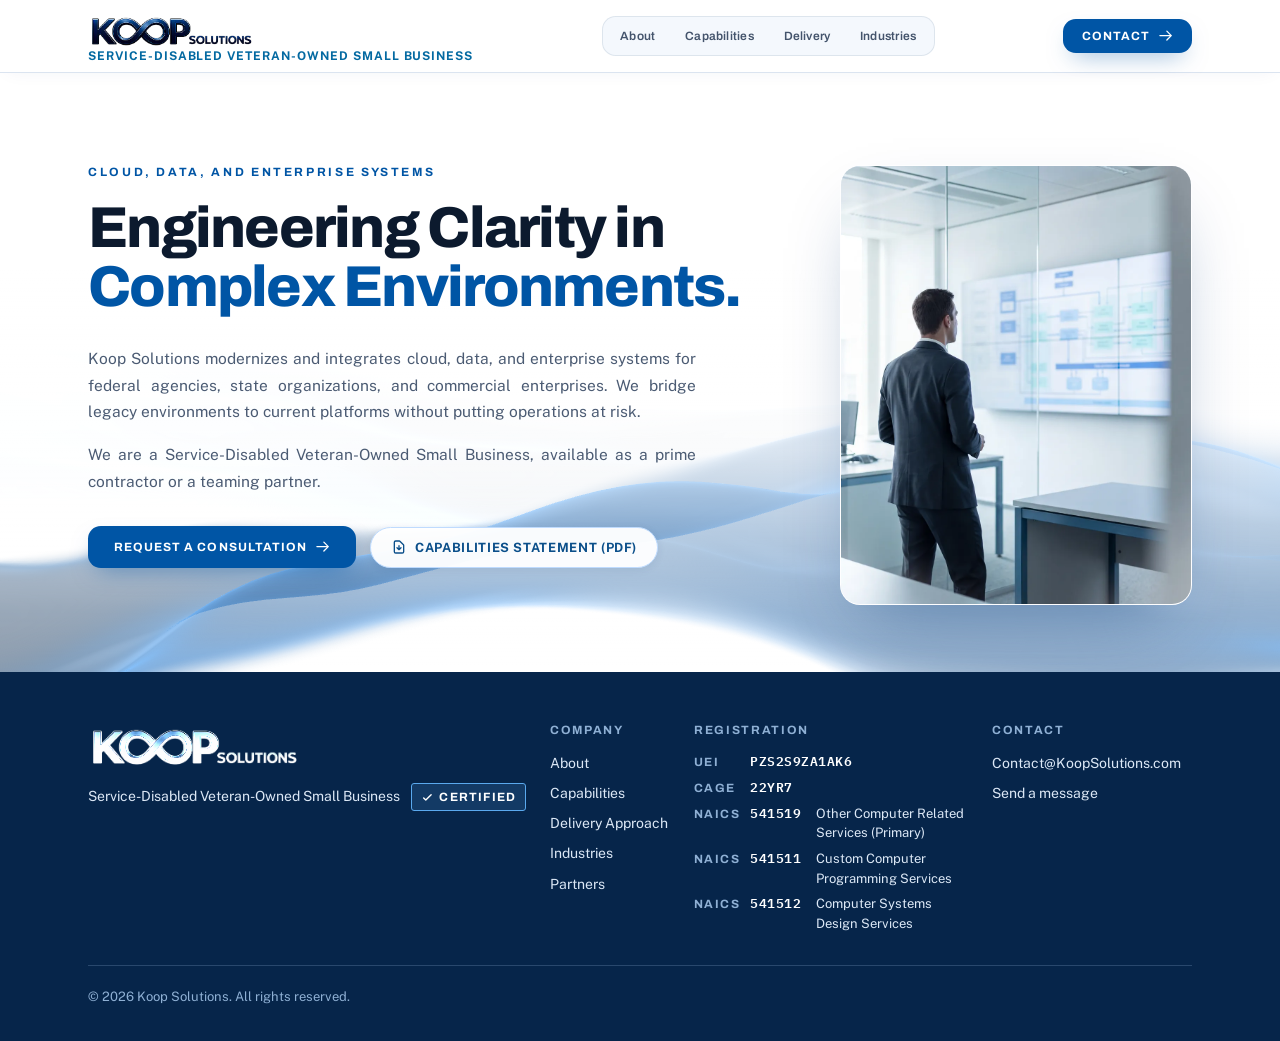
<file: index.html>
<!DOCTYPE html>
<html lang="en" class="scroll-smooth">
<head>
<meta charset="UTF-8">
<meta name="viewport" content="width=device-width, initial-scale=1.0">
<title>Koop Solutions</title>

<link rel="icon" type="image/png" href="images/koop_solutions_no_sdvosb_wall_logo_resize.jpg">
<link rel="apple-touch-icon" href="images/koop_solutions_no_sdvosb_wall_logo_resize.jpg">

<meta property="og:type" content="website">
<meta property="og:url" content="https://koopsolutions.com/">
<meta property="og:title" content="Koop Solutions">
<meta property="og:description" content="Engineering clarity in complex environments across modern data architecture, cloud engineering, and enterprise systems.">
<meta property="og:image" content="https://koopsolutions.com/images/site/og-image.jpg">
<meta property="og:image:secure_url" content="https://koopsolutions.com/images/site/og-image.jpg">
<meta property="og:image:type" content="image/jpeg">
<meta property="og:image:width" content="1200">
<meta property="og:image:height" content="630">
<meta name="twitter:card" content="summary_large_image">
<meta name="twitter:title" content="Koop Solutions">
<meta name="twitter:description" content="Engineering clarity in complex environments across modern data architecture, cloud engineering, and enterprise systems.">
<meta name="twitter:image" content="https://koopsolutions.com/images/site/og-image.jpg">

<link rel="preconnect" href="https://fonts.googleapis.com">
<link rel="preconnect" href="https://fonts.gstatic.com" crossorigin>
<link rel="stylesheet" href="https://fonts.googleapis.com/css2?family=Archivo:wght@500;600;700;800&family=Public+Sans:wght@400;500;600;700&family=IBM+Plex+Mono:wght@500;600&display=swap">
<meta name="description" content="Engineering clarity in complex environments across modern data architecture, cloud engineering, and enterprise systems.">
<link rel="stylesheet" href="site.css">
</head>

<body class="home">

<canvas id="wave-canvas" aria-hidden="true"></canvas>
<div id="wave-fallback" aria-hidden="true"></div>
<div id="wave-veil" aria-hidden="true"></div>
<!-- shared infinity-gradient defs -->
<svg width="0" height="0" style="position:absolute" aria-hidden="true">
  <defs>
    <linearGradient id="infGrad" x1="0%" y1="0%" x2="100%" y2="0%">
      <stop offset="0%" stop-color="#0055a5"/>
      <stop offset="100%" stop-color="#00a4e4"/>
    </linearGradient>
  </defs>
</svg>

<div class="site">

<div class="site">

<div class="nav-shell">
  <header class="nav-island">
    <a href="index.html" class="brand" aria-label="Koop Solutions home" style="display: flex; flex-direction: column; align-items: flex-start; justify-content: center; text-decoration: none; gap: 2px;">
      <div style="display: flex; align-items: center;">
        <img class="brand-img" src="images/main_logo_copilot.png" alt="Koop Solutions" onerror="this.style.display='none';this.nextElementSibling.style.display='flex'">
        <span class="brand-fallback"><span class="brand-mark">K<svg class="inf" viewBox="0 0 48 24" fill="none" aria-hidden="true"><path class="inf-path" d="M24 12 C24 5.4 14 5.4 14 12 C14 18.6 24 18.6 24 12 Z" stroke="url(#infGrad)" stroke-width="3.4" stroke-linecap="round"/></svg>P</span>
        <span class="brand-sub">Solutions</span></span>
      </div>
      <span class="brand-tag">
        Service-Disabled Veteran-Owned Small Business
      </span>
    </a>

    <nav class="nav-tabs" aria-label="Primary">
      <a href="about.html">About</a>
      <a href="capabilities.html">Capabilities</a>
      <a href="delivery.html">Delivery</a>
      <a href="industries.html">Industries</a>
    </nav>

    <a href="contact.html" class="btn btn-primary btn-nav nav-cta">
      <span>Contact</span>
      <svg fill="none" viewBox="0 0 24 24" stroke="currentColor"><path stroke-linecap="round" stroke-linejoin="round" stroke-width="2" d="M14 5l7 7m0 0l-7 7m7-7H3"/></svg>
    </a>

    <div class="menu-wrap">
      <button id="menuBtn" class="menu-btn" aria-label="Toggle navigation menu" aria-expanded="false">
        <div><span></span><span></span><span></span></div>
      </button>
      <div id="menuPanel" class="menu-panel">
        <a href="about.html">About</a>
        <a href="capabilities.html">Capabilities</a>
        <a href="delivery.html">Delivery Approach</a>
        <a href="industries.html">Industries</a>
        <a href="contact.html" class="menu-cta"><span>Contact Us</span><svg style="width:1rem;height:1rem" fill="none" viewBox="0 0 24 24" stroke="currentColor"><path stroke-linecap="round" stroke-linejoin="round" stroke-width="2" d="M14 5l7 7m0 0l-7 7m7-7H3"/></svg></a>
      </div>
    </div>
  </header>
</div>

<main>
<section class="hero">
  <div class="wrap hero-grid">
    <div class="hero-main">
    <span class="eyebrow reveal">Cloud, data, and enterprise systems</span>
    <h1 class="reveal reveal-d1">
      Engineering Clarity in<br><span class="grad">Complex Environments.</span>
    </h1>

    <div class="hero-copy reveal reveal-d2">
      <p>Koop Solutions modernizes and integrates cloud, data, and enterprise systems for federal agencies, state organizations, and commercial enterprises. We bridge legacy environments to current platforms without putting operations at risk.</p>
      <p>We are a Service-Disabled Veteran-Owned Small Business, available as a prime contractor or a teaming partner.</p>
    </div>

    <div class="hero-ctas reveal reveal-d3" style="display: flex; align-items: center; gap: 14px; margin-top: 2rem; margin-bottom: 2.5rem; flex-wrap: wrap;">
      <a href="contact.html" class="btn btn-primary" style="display: inline-flex; align-items: center; gap: 8px; text-decoration: none;">
        <span>Request a Consultation</span>
        <svg width="16" height="16" fill="none" viewBox="0 0 24 24" stroke="currentColor" style="flex-shrink: 0;">
          <path stroke-linecap="round" stroke-linejoin="round" stroke-width="2" d="M14 5l7 7m0 0l-7 7m7-7H3"/>
        </svg>
      </a>

      <a 
        href="images/Koop%20Solutions%20-%20Federal%20Capabilities%20Statement%20(Print-Optimized)_v2.pdf" 
        target="_blank" 
        download="Koop Solutions - Federal Capabilities Statement (Print-Optimized)_v2.pdf"
        style="display: inline-flex; align-items: center; gap: 8px; padding: 0.72rem 1.25rem; border-radius: 9999px; font-size: 0.8rem; font-weight: 700; letter-spacing: 0.05em; text-transform: uppercase; color: #0b4f8a; background: rgba(255, 255, 255, 0.95); border: 1.5px solid #bfdbfe; text-decoration: none; box-shadow: 0 2px 8px rgba(0, 51, 102, 0.08); transition: all 0.2s ease;"
      >
        <svg width="16" height="16" fill="none" viewBox="0 0 24 24" stroke="#0b4f8a" style="flex-shrink: 0;">
          <path stroke-linecap="round" stroke-linejoin="round" stroke-width="2" d="M12 10v6m0 0l-3-3m3 3l3-3m2 8H7a2 2 0 01-2-2V5a2 2 0 012-2h5.586a1 1 0 01.707.293l5.414 5.414a1 1 0 01.293.707V19a2 2 0 01-2 2z"/>
        </svg>
        <span>Capabilities Statement (PDF)</span>
      </a>
    </div>
    </div>

    <figure class="hero-photo reveal reveal-d2">
      <img src="images/site/home-hero.webp" alt="Engineer reviewing a data architecture diagram in an operations room" width="1000" height="1241" fetchpriority="high" decoding="async">
    </figure>

  </div>
</section>
</main>

<footer>
  <div class="wrap">
    <div class="foot-cols">
      <div>
        <img class="foot-logo" src="images/main_logo_copilot.png" alt="Koop Solutions">
        <p class="foot-status">Service-Disabled Veteran-Owned Small Business <a class="cert-stamp" href="https://search.certifications.sba.gov/profile/PZS2S9ZA1AK6/22YR7?page=1" target="_blank" rel="noopener noreferrer" aria-label="Certified. Verify our SDVOSB status on SBA.gov (opens in a new tab)"><svg viewBox="0 0 24 24" fill="none" stroke="currentColor" stroke-width="2.6" aria-hidden="true"><path stroke-linecap="round" stroke-linejoin="round" d="M5 13l4 4L19 7"/></svg>Certified</a></p>
      </div>
      <div>
        <h3>Company</h3>
        <ul>
          <li><a href="about.html">About</a></li>
          <li><a href="capabilities.html">Capabilities</a></li>
          <li><a href="delivery.html">Delivery Approach</a></li>
          <li><a href="industries.html">Industries</a></li>
          <li><a href="about.html#partners">Partners</a></li>
        </ul>
      </div>
      <div>
        <h3>Registration</h3>
        <ul class="foot-ids">
          <li><span>UEI</span> <b>PZS2S9ZA1AK6</b></li>
          <li><span>CAGE</span> <b>22YR7</b></li>
          <li class="naics-li"><span>NAICS</span> <b>541519</b> Other Computer Related Services (Primary)</li>
          <li class="naics-li"><span>NAICS</span> <b>541511</b> Custom Computer Programming Services</li>
          <li class="naics-li"><span>NAICS</span> <b>541512</b> Computer Systems Design Services</li>
        </ul>
      </div>
      <div>
        <h3>Contact</h3>
        <ul>
          <li><a href="mailto:contact@koopsolutions.com">Contact@KoopSolutions.com</a></li>
          <li><a href="contact.html">Send a message</a></li>
        </ul>
      </div>
    </div>
    <div class="foot-legal">&copy; 2026 Koop Solutions. All rights reserved.</div>
  </div>
</footer>

<button id="toTop" aria-label="Back to top">
  <svg fill="none" viewBox="0 0 24 24" stroke="currentColor"><path stroke-linecap="round" stroke-linejoin="round" stroke-width="2" d="M5 10l7-7m0 0l7 7m-7-7v18"/></svg>
</button>

</div><!-- /.site -->

<script src="site.js"></script>
<script src="wave.js"></script>
</body>
</html>
</file>
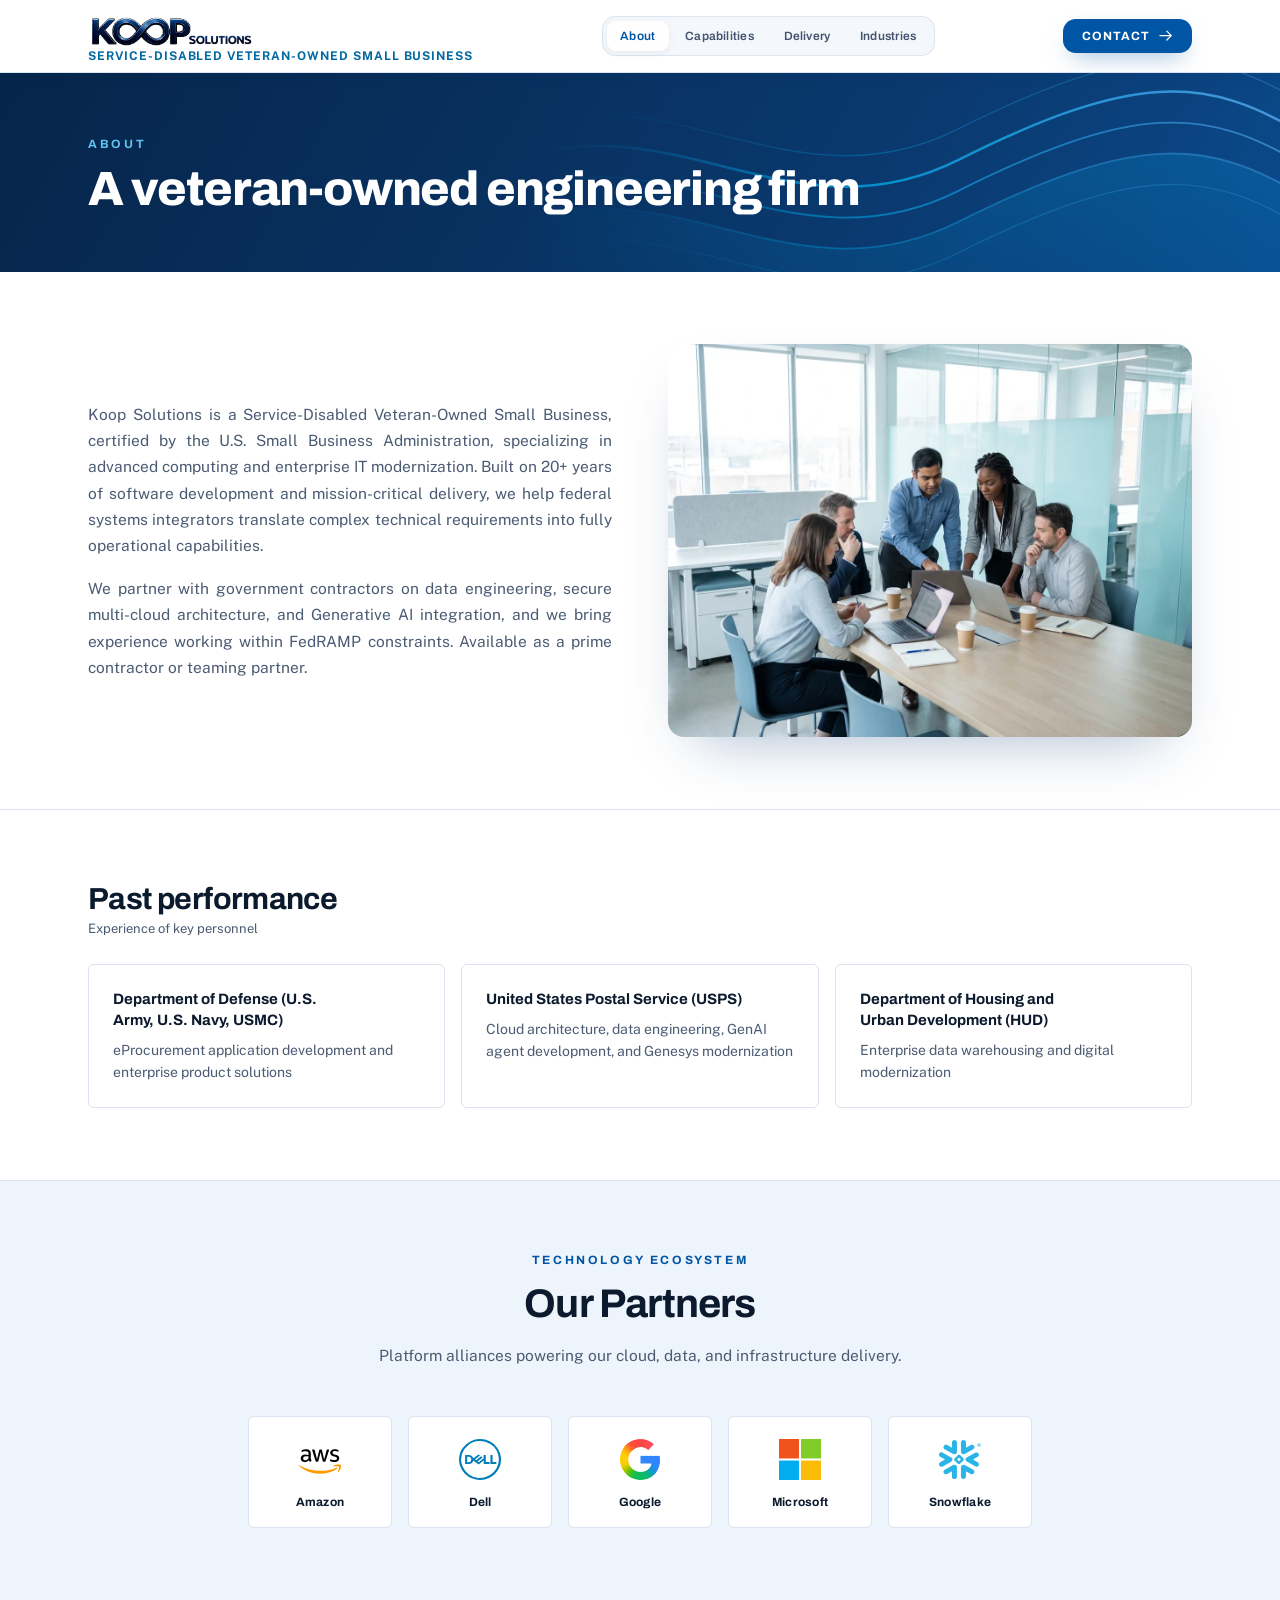
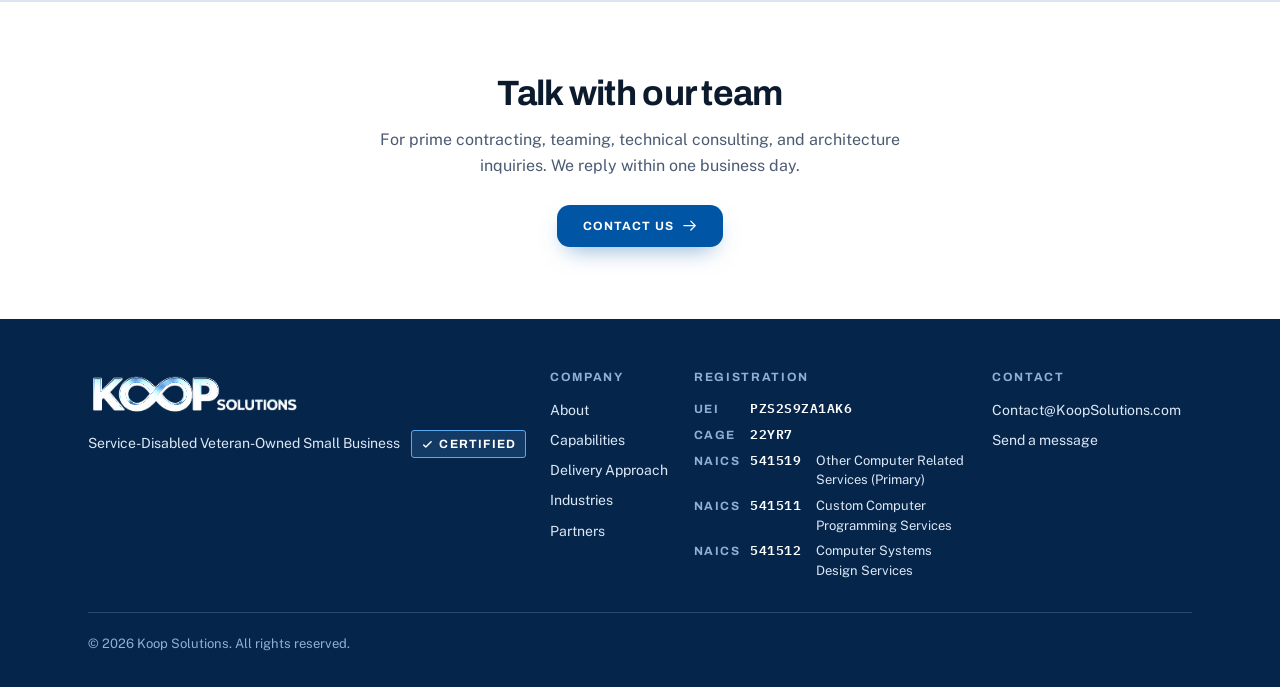
<file: about.html>
<!DOCTYPE html>
<html lang="en" class="scroll-smooth">
<head>
<meta charset="UTF-8">
<meta name="viewport" content="width=device-width, initial-scale=1.0">
<title>About | Koop Solutions</title>

<link rel="icon" type="image/png" href="images/koop_solutions_no_sdvosb_wall_logo_resize.jpg">
<link rel="apple-touch-icon" href="images/koop_solutions_no_sdvosb_wall_logo_resize.jpg">

<meta property="og:type" content="website">
<meta property="og:url" content="https://koopsolutions.com/about.html">
<meta property="og:title" content="About | Koop Solutions">
<meta property="og:description" content="Koop Solutions is a Service-Disabled Veteran-Owned Small Business certified by the U.S. Small Business Administration.">
<meta property="og:image" content="https://koopsolutions.com/images/site/og-image.jpg">
<meta property="og:image:secure_url" content="https://koopsolutions.com/images/site/og-image.jpg">
<meta property="og:image:type" content="image/jpeg">
<meta property="og:image:width" content="1200">
<meta property="og:image:height" content="630">
<meta name="twitter:card" content="summary_large_image">
<meta name="twitter:title" content="About | Koop Solutions">
<meta name="twitter:description" content="Koop Solutions is a Service-Disabled Veteran-Owned Small Business certified by the U.S. Small Business Administration.">
<meta name="twitter:image" content="https://koopsolutions.com/images/site/og-image.jpg">

<link rel="preconnect" href="https://fonts.googleapis.com">
<link rel="preconnect" href="https://fonts.gstatic.com" crossorigin>
<link rel="stylesheet" href="https://fonts.googleapis.com/css2?family=Archivo:wght@500;600;700;800&family=Public+Sans:wght@400;500;600;700&family=IBM+Plex+Mono:wght@500;600&display=swap">
<meta name="description" content="Koop Solutions is a Service-Disabled Veteran-Owned Small Business certified by the U.S. Small Business Administration.">
<link rel="stylesheet" href="site.css">
</head>

<body>

<!-- shared infinity-gradient defs -->
<svg width="0" height="0" style="position:absolute" aria-hidden="true">
  <defs>
    <linearGradient id="infGrad" x1="0%" y1="0%" x2="100%" y2="0%">
      <stop offset="0%" stop-color="#0055a5"/>
      <stop offset="100%" stop-color="#00a4e4"/>
    </linearGradient>
  </defs>
</svg>

<div class="site">

<div class="site">

<div class="nav-shell">
  <header class="nav-island">
    <a href="index.html" class="brand" aria-label="Koop Solutions home" style="display: flex; flex-direction: column; align-items: flex-start; justify-content: center; text-decoration: none; gap: 2px;">
      <div style="display: flex; align-items: center;">
        <img class="brand-img" src="images/main_logo_copilot.png" alt="Koop Solutions" onerror="this.style.display='none';this.nextElementSibling.style.display='flex'">
        <span class="brand-fallback"><span class="brand-mark">K<svg class="inf" viewBox="0 0 48 24" fill="none" aria-hidden="true"><path class="inf-path" d="M24 12 C24 5.4 14 5.4 14 12 C14 18.6 24 18.6 24 12 Z" stroke="url(#infGrad)" stroke-width="3.4" stroke-linecap="round"/></svg>P</span>
        <span class="brand-sub">Solutions</span></span>
      </div>
      <span class="brand-tag">
        Service-Disabled Veteran-Owned Small Business
      </span>
    </a>

    <nav class="nav-tabs" aria-label="Primary">
      <a href="about.html" aria-current="page">About</a>
      <a href="capabilities.html">Capabilities</a>
      <a href="delivery.html">Delivery</a>
      <a href="industries.html">Industries</a>
    </nav>

    <a href="contact.html" class="btn btn-primary btn-nav nav-cta">
      <span>Contact</span>
      <svg fill="none" viewBox="0 0 24 24" stroke="currentColor"><path stroke-linecap="round" stroke-linejoin="round" stroke-width="2" d="M14 5l7 7m0 0l-7 7m7-7H3"/></svg>
    </a>

    <div class="menu-wrap">
      <button id="menuBtn" class="menu-btn" aria-label="Toggle navigation menu" aria-expanded="false">
        <div><span></span><span></span><span></span></div>
      </button>
      <div id="menuPanel" class="menu-panel">
        <a href="about.html" aria-current="page">About</a>
        <a href="capabilities.html">Capabilities</a>
        <a href="delivery.html">Delivery Approach</a>
        <a href="industries.html">Industries</a>
        <a href="contact.html" class="menu-cta"><span>Contact Us</span><svg style="width:1rem;height:1rem" fill="none" viewBox="0 0 24 24" stroke="currentColor"><path stroke-linecap="round" stroke-linejoin="round" stroke-width="2" d="M14 5l7 7m0 0l-7 7m7-7H3"/></svg></a>
      </div>
    </div>
  </header>
</div>

<main>
<section class="page-banner">
  <svg class="pb-art" viewBox="0 0 620 300" preserveAspectRatio="xMaxYMid slice" aria-hidden="true"><defs><linearGradient id="wg" x1="0" x2="1"><stop offset="0" stop-color="#00a4e4" stop-opacity="0"/><stop offset=".45" stop-color="#00a4e4"/><stop offset="1" stop-color="#5aa9ee"/></linearGradient><linearGradient id="wf" x1="0" y1="0" x2="0" y2="1"><stop offset="0" stop-color="#00a4e4" stop-opacity=".22"/><stop offset="1" stop-color="#00a4e4" stop-opacity="0"/></linearGradient></defs><path d="M-20 200 C 120 130, 220 260, 360 190 S 560 120, 640 170 L640 320 L-20 320 Z" fill="url(#wf)"/><path d="M-20 150 C 120 80, 220 210, 360 140 S 560 70, 640 120" fill="none" stroke="url(#wg)" stroke-width="2" opacity="0.9"/><path d="M-20 175 C 120 105, 220 235, 360 165 S 560 95, 640 145" fill="none" stroke="url(#wg)" stroke-width="1.5" opacity="0.65"/><path d="M-20 200 C 120 130, 220 260, 360 190 S 560 120, 640 170" fill="none" stroke="url(#wg)" stroke-width="1.5" opacity="0.45"/><path d="M-20 225 C 120 155, 220 285, 360 215 S 560 145, 640 195" fill="none" stroke="url(#wg)" stroke-width="1" opacity="0.3"/><path d="M-20 125 C 120 55, 220 185, 360 115 S 560 45, 640 95" fill="none" stroke="url(#wg)" stroke-width="1" opacity="0.35"/></svg>
  <div class="wrap">
    <span class="eyebrow">About</span>
    <h1>A veteran-owned engineering firm</h1>
  </div>
</section>
<section id="about" class="section">
  <div class="wrap">
    <div class="about-grid has-photo">
      <div class="about-copy reveal">
        <p>Koop Solutions is a Service-Disabled Veteran-Owned Small Business, certified by the U.S. Small Business Administration, specializing in advanced computing and enterprise IT modernization. Built on 20+ years of software development and mission-critical delivery, we help federal systems integrators translate complex technical requirements into fully operational capabilities.</p>
        <p>We partner with government contractors on data engineering, secure multi-cloud architecture, and Generative AI integration, and we bring experience working within FedRAMP constraints. Available as a prime contractor or teaming partner.</p>
      </div>
      <figure class="about-photo reveal reveal-d1">
        <img src="images/site/about-team.webp" alt="Engineering team collaborating around a table" width="1200" height="896" loading="lazy" decoding="async">
      </figure>
    </div>
  </div>
</section>
<section id="past-performance" class="section section-rule">
  <div class="wrap">
    <div class="pp-head reveal">
      <h2>Past performance</h2>
      <p class="note">Experience of key personnel</p>
    </div>
    <div class="pp-grid">
      <div class="pp-card reveal">
        <h3>Department of Defense (U.S. Army, U.S. Navy, USMC)</h3>
        <p>eProcurement application development and enterprise product solutions</p>
      </div>
      <div class="pp-card reveal reveal-d1">
        <h3>United States Postal Service (USPS)</h3>
        <p>Cloud architecture, data engineering, GenAI agent development, and Genesys modernization</p>
      </div>
      <div class="pp-card reveal reveal-d2">
        <h3>Department of Housing and Urban Development (HUD)</h3>
        <p>Enterprise data warehousing and digital modernization</p>
      </div>
    </div>
  </div>
</section>
<section id="partners" class="section" style="background:#eef4fb;border-top:1px solid var(--line);border-bottom:1px solid var(--line)">
  <div class="wrap">
    <div class="section-head reveal">
      <span class="eyebrow">Technology Ecosystem</span>
      <h2>Our Partners</h2>
      <p>Platform alliances powering our cloud, data, and infrastructure delivery.</p>
    </div>
    <div class="partner-grid reveal">
      <a class="partner" href="https://aws.amazon.com" target="_blank" rel="noopener noreferrer">
        <span class="partner-logo"><img src="images/aws.svg" alt="Amazon Web Services logo" loading="lazy" onerror="this.style.display='none';this.nextElementSibling.style.display='flex'"><span class="partner-fallback">A</span></span>
        <span class="partner-name">Amazon</span>
      </a>
  
      <a class="partner" href="https://www.dell.com" target="_blank" rel="noopener noreferrer">
        <span class="partner-logo"><img src="images/dell.svg" alt="Dell Technologies logo" loading="lazy" onerror="this.style.display='none';this.nextElementSibling.style.display='flex'"><span class="partner-fallback">D</span></span>
        <span class="partner-name">Dell</span>
      </a>
      <a class="partner" href="https://cloud.google.com" target="_blank" rel="noopener noreferrer">
        <span class="partner-logo"><img src="images/google.svg" alt="Google Cloud logo" loading="lazy" onerror="this.style.display='none';this.nextElementSibling.style.display='flex'"><span class="partner-fallback">G</span></span>
        <span class="partner-name">Google</span>
      </a>
      <a class="partner" href="https://azure.microsoft.com" target="_blank" rel="noopener noreferrer">
        <span class="partner-logo"><img src="images/microsoft.svg" alt="Microsoft Azure logo" loading="lazy" onerror="this.style.display='none';this.nextElementSibling.style.display='flex'"><span class="partner-fallback">M</span></span>
        <span class="partner-name">Microsoft</span>
      </a>
      <a class="partner" href="https://www.snowflake.com" target="_blank" rel="noopener noreferrer">
        <span class="partner-logo"><img src="images/snowflake.svg" alt="Snowflake logo" loading="lazy" onerror="this.style.display='none';this.nextElementSibling.style.display='flex'"><span class="partner-fallback">S</span></span>
        <span class="partner-name">Snowflake</span>
      </a>
    </div>
  </div>
</section>
<section class="section cta">
  <div class="wrap">
    <h2 class="reveal">Talk with our team</h2>
    <p class="reveal">For prime contracting, teaming, technical consulting, and architecture inquiries. We reply within one business day.</p>
    <a class="btn btn-primary reveal" href="contact.html"><span>Contact Us</span><svg fill="none" viewBox="0 0 24 24" stroke="currentColor"><path stroke-linecap="round" stroke-linejoin="round" stroke-width="2" d="M14 5l7 7m0 0l-7 7m7-7H3"/></svg></a>
  </div>
</section>
</main>

<footer>
  <div class="wrap">
    <div class="foot-cols">
      <div>
        <img class="foot-logo" src="images/main_logo_copilot.png" alt="Koop Solutions">
        <p class="foot-status">Service-Disabled Veteran-Owned Small Business <a class="cert-stamp" href="https://search.certifications.sba.gov/profile/PZS2S9ZA1AK6/22YR7?page=1" target="_blank" rel="noopener noreferrer" aria-label="Certified. Verify our SDVOSB status on SBA.gov (opens in a new tab)"><svg viewBox="0 0 24 24" fill="none" stroke="currentColor" stroke-width="2.6" aria-hidden="true"><path stroke-linecap="round" stroke-linejoin="round" d="M5 13l4 4L19 7"/></svg>Certified</a></p>
      </div>
      <div>
        <h3>Company</h3>
        <ul>
          <li><a href="about.html">About</a></li>
          <li><a href="capabilities.html">Capabilities</a></li>
          <li><a href="delivery.html">Delivery Approach</a></li>
          <li><a href="industries.html">Industries</a></li>
          <li><a href="about.html#partners">Partners</a></li>
        </ul>
      </div>
      <div>
        <h3>Registration</h3>
        <ul class="foot-ids">
          <li><span>UEI</span> <b>PZS2S9ZA1AK6</b></li>
          <li><span>CAGE</span> <b>22YR7</b></li>
          <li class="naics-li"><span>NAICS</span> <b>541519</b> Other Computer Related Services (Primary)</li>
          <li class="naics-li"><span>NAICS</span> <b>541511</b> Custom Computer Programming Services</li>
          <li class="naics-li"><span>NAICS</span> <b>541512</b> Computer Systems Design Services</li>
        </ul>
      </div>
      <div>
        <h3>Contact</h3>
        <ul>
          <li><a href="mailto:contact@koopsolutions.com">Contact@KoopSolutions.com</a></li>
          <li><a href="contact.html">Send a message</a></li>
        </ul>
      </div>
    </div>
    <div class="foot-legal">&copy; 2026 Koop Solutions. All rights reserved.</div>
  </div>
</footer>

<button id="toTop" aria-label="Back to top">
  <svg fill="none" viewBox="0 0 24 24" stroke="currentColor"><path stroke-linecap="round" stroke-linejoin="round" stroke-width="2" d="M5 10l7-7m0 0l7 7m-7-7v18"/></svg>
</button>

</div><!-- /.site -->

<script src="site.js"></script>
</body>
</html>
</file>
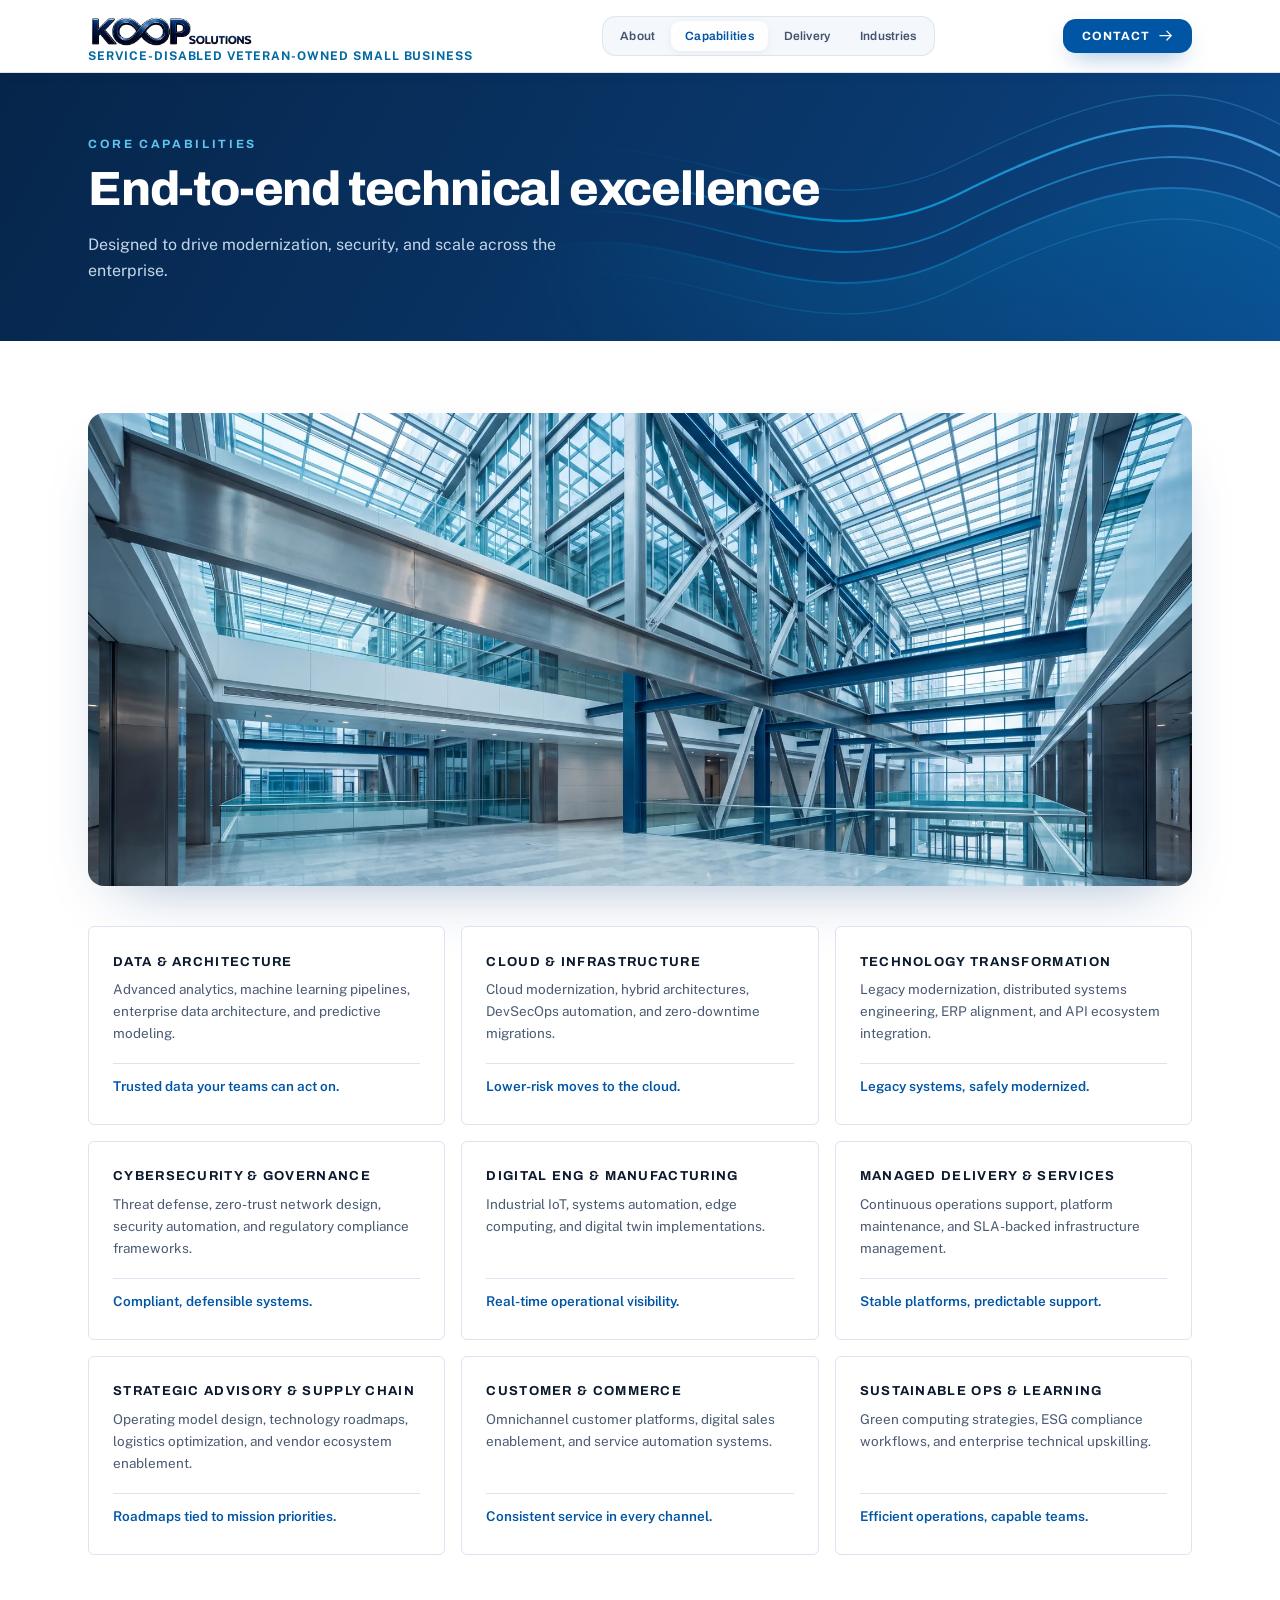
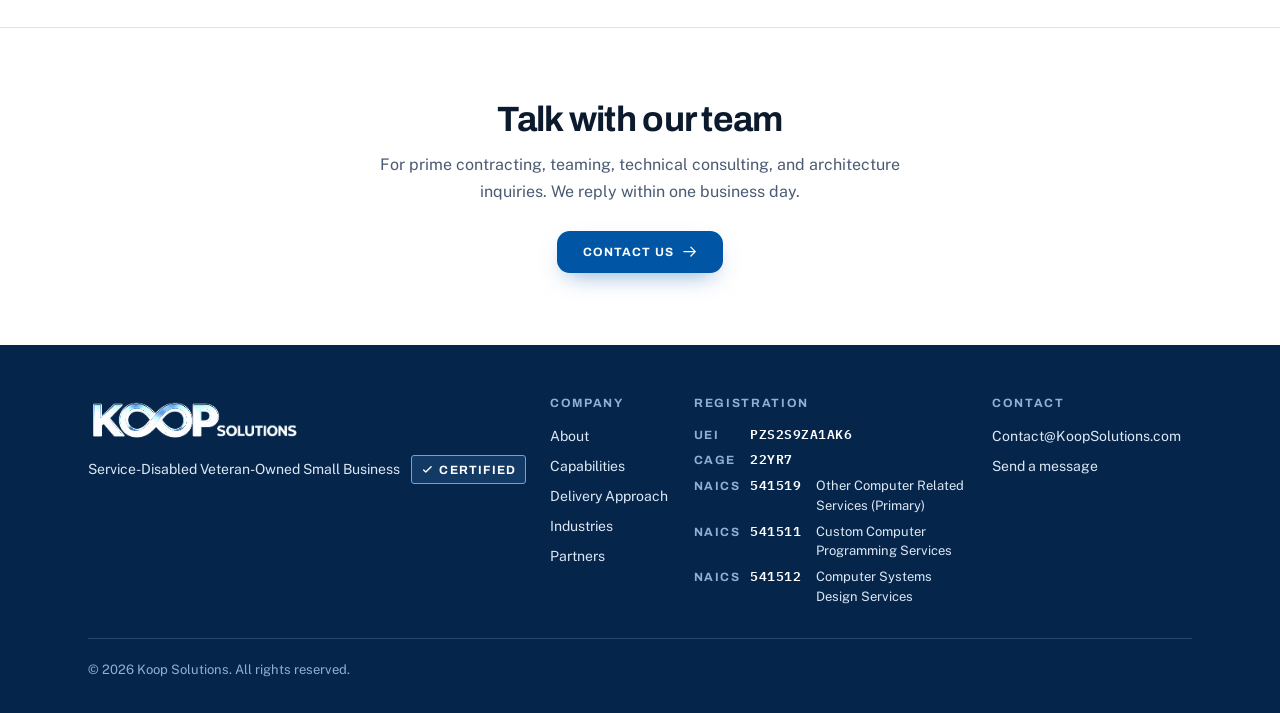
<file: capabilities.html>
<!DOCTYPE html>
<html lang="en" class="scroll-smooth">
<head>
<meta charset="UTF-8">
<meta name="viewport" content="width=device-width, initial-scale=1.0">
<title>Capabilities | Koop Solutions</title>

<link rel="icon" type="image/png" href="images/koop_solutions_no_sdvosb_wall_logo_resize.jpg">
<link rel="apple-touch-icon" href="images/koop_solutions_no_sdvosb_wall_logo_resize.jpg">

<meta property="og:type" content="website">
<meta property="og:url" content="https://koopsolutions.com/capabilities.html">
<meta property="og:title" content="Capabilities | Koop Solutions">
<meta property="og:description" content="Data and architecture, cloud, cybersecurity, transformation, managed delivery, and advisory services for federal and commercial clients.">
<meta property="og:image" content="https://koopsolutions.com/images/site/og-image.jpg">
<meta property="og:image:secure_url" content="https://koopsolutions.com/images/site/og-image.jpg">
<meta property="og:image:type" content="image/jpeg">
<meta property="og:image:width" content="1200">
<meta property="og:image:height" content="630">
<meta name="twitter:card" content="summary_large_image">
<meta name="twitter:title" content="Capabilities | Koop Solutions">
<meta name="twitter:description" content="Data and architecture, cloud, cybersecurity, transformation, managed delivery, and advisory services for federal and commercial clients.">
<meta name="twitter:image" content="https://koopsolutions.com/images/site/og-image.jpg">

<link rel="preconnect" href="https://fonts.googleapis.com">
<link rel="preconnect" href="https://fonts.gstatic.com" crossorigin>
<link rel="stylesheet" href="https://fonts.googleapis.com/css2?family=Archivo:wght@500;600;700;800&family=Public+Sans:wght@400;500;600;700&family=IBM+Plex+Mono:wght@500;600&display=swap">
<meta name="description" content="Data and architecture, cloud, cybersecurity, transformation, managed delivery, and advisory services for federal and commercial clients.">
<link rel="stylesheet" href="site.css">
</head>

<body>

<!-- shared infinity-gradient defs -->
<svg width="0" height="0" style="position:absolute" aria-hidden="true">
  <defs>
    <linearGradient id="infGrad" x1="0%" y1="0%" x2="100%" y2="0%">
      <stop offset="0%" stop-color="#0055a5"/>
      <stop offset="100%" stop-color="#00a4e4"/>
    </linearGradient>
  </defs>
</svg>

<div class="site">

<div class="site">

<div class="nav-shell">
  <header class="nav-island">
    <a href="index.html" class="brand" aria-label="Koop Solutions home" style="display: flex; flex-direction: column; align-items: flex-start; justify-content: center; text-decoration: none; gap: 2px;">
      <div style="display: flex; align-items: center;">
        <img class="brand-img" src="images/main_logo_copilot.png" alt="Koop Solutions" onerror="this.style.display='none';this.nextElementSibling.style.display='flex'">
        <span class="brand-fallback"><span class="brand-mark">K<svg class="inf" viewBox="0 0 48 24" fill="none" aria-hidden="true"><path class="inf-path" d="M24 12 C24 5.4 14 5.4 14 12 C14 18.6 24 18.6 24 12 Z" stroke="url(#infGrad)" stroke-width="3.4" stroke-linecap="round"/></svg>P</span>
        <span class="brand-sub">Solutions</span></span>
      </div>
      <span class="brand-tag">
        Service-Disabled Veteran-Owned Small Business
      </span>
    </a>

    <nav class="nav-tabs" aria-label="Primary">
      <a href="about.html">About</a>
      <a href="capabilities.html" aria-current="page">Capabilities</a>
      <a href="delivery.html">Delivery</a>
      <a href="industries.html">Industries</a>
    </nav>

    <a href="contact.html" class="btn btn-primary btn-nav nav-cta">
      <span>Contact</span>
      <svg fill="none" viewBox="0 0 24 24" stroke="currentColor"><path stroke-linecap="round" stroke-linejoin="round" stroke-width="2" d="M14 5l7 7m0 0l-7 7m7-7H3"/></svg>
    </a>

    <div class="menu-wrap">
      <button id="menuBtn" class="menu-btn" aria-label="Toggle navigation menu" aria-expanded="false">
        <div><span></span><span></span><span></span></div>
      </button>
      <div id="menuPanel" class="menu-panel">
        <a href="about.html">About</a>
        <a href="capabilities.html" aria-current="page">Capabilities</a>
        <a href="delivery.html">Delivery Approach</a>
        <a href="industries.html">Industries</a>
        <a href="contact.html" class="menu-cta"><span>Contact Us</span><svg style="width:1rem;height:1rem" fill="none" viewBox="0 0 24 24" stroke="currentColor"><path stroke-linecap="round" stroke-linejoin="round" stroke-width="2" d="M14 5l7 7m0 0l-7 7m7-7H3"/></svg></a>
      </div>
    </div>
  </header>
</div>

<main>
<section class="page-banner">
  <svg class="pb-art" viewBox="0 0 620 300" preserveAspectRatio="xMaxYMid slice" aria-hidden="true"><defs><linearGradient id="wg" x1="0" x2="1"><stop offset="0" stop-color="#00a4e4" stop-opacity="0"/><stop offset=".45" stop-color="#00a4e4"/><stop offset="1" stop-color="#5aa9ee"/></linearGradient><linearGradient id="wf" x1="0" y1="0" x2="0" y2="1"><stop offset="0" stop-color="#00a4e4" stop-opacity=".22"/><stop offset="1" stop-color="#00a4e4" stop-opacity="0"/></linearGradient></defs><path d="M-20 200 C 120 130, 220 260, 360 190 S 560 120, 640 170 L640 320 L-20 320 Z" fill="url(#wf)"/><path d="M-20 150 C 120 80, 220 210, 360 140 S 560 70, 640 120" fill="none" stroke="url(#wg)" stroke-width="2" opacity="0.9"/><path d="M-20 175 C 120 105, 220 235, 360 165 S 560 95, 640 145" fill="none" stroke="url(#wg)" stroke-width="1.5" opacity="0.65"/><path d="M-20 200 C 120 130, 220 260, 360 190 S 560 120, 640 170" fill="none" stroke="url(#wg)" stroke-width="1.5" opacity="0.45"/><path d="M-20 225 C 120 155, 220 285, 360 215 S 560 145, 640 195" fill="none" stroke="url(#wg)" stroke-width="1" opacity="0.3"/><path d="M-20 125 C 120 55, 220 185, 360 115 S 560 45, 640 95" fill="none" stroke="url(#wg)" stroke-width="1" opacity="0.35"/></svg>
  <div class="wrap">
    <span class="eyebrow">Core Capabilities</span>
    <h1>End-to-end technical excellence</h1><p class="lede">Designed to drive modernization, security, and scale across the enterprise.</p>
  </div>
</section>
<section id="capabilities" class="section">
  <div class="wrap">
    <figure class="page-photo reveal">
      <img src="images/site/capabilities-banner.webp" alt="Glass and steel atrium" width="2000" height="848" decoding="async">
    </figure>
    <div class="cap-grid">
      <div class="cap reveal">
        <h3>Data &amp; Architecture</h3>
        <p>Advanced analytics, machine learning pipelines, enterprise data architecture, and predictive modeling.</p>
        <p class="cap-out">Trusted data your teams can act on.</p>
      </div>
      <div class="cap reveal reveal-d1">
        <h3>Cloud &amp; Infrastructure</h3>
        <p>Cloud modernization, hybrid architectures, DevSecOps automation, and zero-downtime migrations.</p>
        <p class="cap-out">Lower-risk moves to the cloud.</p>
      </div>
      <div class="cap reveal reveal-d2">
        <h3>Technology Transformation</h3>
        <p>Legacy modernization, distributed systems engineering, ERP alignment, and API ecosystem integration.</p>
        <p class="cap-out">Legacy systems, safely modernized.</p>
      </div>
      <div class="cap reveal">
        <h3>Cybersecurity &amp; Governance</h3>
        <p>Threat defense, zero-trust network design, security automation, and regulatory compliance frameworks.</p>
        <p class="cap-out">Compliant, defensible systems.</p>
      </div>
      <div class="cap reveal reveal-d1">
        <h3>Digital Eng &amp; Manufacturing</h3>
        <p>Industrial IoT, systems automation, edge computing, and digital twin implementations.</p>
        <p class="cap-out">Real-time operational visibility.</p>
      </div>
      <div class="cap reveal reveal-d2">
        <h3>Managed Delivery &amp; Services</h3>
        <p>Continuous operations support, platform maintenance, and SLA-backed infrastructure management.</p>
        <p class="cap-out">Stable platforms, predictable support.</p>
      </div>
      <div class="cap reveal">
        <h3>Strategic Advisory &amp; Supply Chain</h3>
        <p>Operating model design, technology roadmaps, logistics optimization, and vendor ecosystem enablement.</p>
        <p class="cap-out">Roadmaps tied to mission priorities.</p>
      </div>
      <div class="cap reveal reveal-d1">
        <h3>Customer &amp; Commerce</h3>
        <p>Omnichannel customer platforms, digital sales enablement, and service automation systems.</p>
        <p class="cap-out">Consistent service in every channel.</p>
      </div>
      <div class="cap reveal reveal-d2">
        <h3>Sustainable Ops &amp; Learning</h3>
        <p>Green computing strategies, ESG compliance workflows, and enterprise technical upskilling.</p>
        <p class="cap-out">Efficient operations, capable teams.</p>
      </div>
    </div>
  </div>
</section>
<section class="section cta">
  <div class="wrap">
    <h2 class="reveal">Talk with our team</h2>
    <p class="reveal">For prime contracting, teaming, technical consulting, and architecture inquiries. We reply within one business day.</p>
    <a class="btn btn-primary reveal" href="contact.html"><span>Contact Us</span><svg fill="none" viewBox="0 0 24 24" stroke="currentColor"><path stroke-linecap="round" stroke-linejoin="round" stroke-width="2" d="M14 5l7 7m0 0l-7 7m7-7H3"/></svg></a>
  </div>
</section>
</main>

<footer>
  <div class="wrap">
    <div class="foot-cols">
      <div>
        <img class="foot-logo" src="images/main_logo_copilot.png" alt="Koop Solutions">
        <p class="foot-status">Service-Disabled Veteran-Owned Small Business <a class="cert-stamp" href="https://search.certifications.sba.gov/profile/PZS2S9ZA1AK6/22YR7?page=1" target="_blank" rel="noopener noreferrer" aria-label="Certified. Verify our SDVOSB status on SBA.gov (opens in a new tab)"><svg viewBox="0 0 24 24" fill="none" stroke="currentColor" stroke-width="2.6" aria-hidden="true"><path stroke-linecap="round" stroke-linejoin="round" d="M5 13l4 4L19 7"/></svg>Certified</a></p>
      </div>
      <div>
        <h3>Company</h3>
        <ul>
          <li><a href="about.html">About</a></li>
          <li><a href="capabilities.html">Capabilities</a></li>
          <li><a href="delivery.html">Delivery Approach</a></li>
          <li><a href="industries.html">Industries</a></li>
          <li><a href="about.html#partners">Partners</a></li>
        </ul>
      </div>
      <div>
        <h3>Registration</h3>
        <ul class="foot-ids">
          <li><span>UEI</span> <b>PZS2S9ZA1AK6</b></li>
          <li><span>CAGE</span> <b>22YR7</b></li>
          <li class="naics-li"><span>NAICS</span> <b>541519</b> Other Computer Related Services (Primary)</li>
          <li class="naics-li"><span>NAICS</span> <b>541511</b> Custom Computer Programming Services</li>
          <li class="naics-li"><span>NAICS</span> <b>541512</b> Computer Systems Design Services</li>
        </ul>
      </div>
      <div>
        <h3>Contact</h3>
        <ul>
          <li><a href="mailto:contact@koopsolutions.com">Contact@KoopSolutions.com</a></li>
          <li><a href="contact.html">Send a message</a></li>
        </ul>
      </div>
    </div>
    <div class="foot-legal">&copy; 2026 Koop Solutions. All rights reserved.</div>
  </div>
</footer>

<button id="toTop" aria-label="Back to top">
  <svg fill="none" viewBox="0 0 24 24" stroke="currentColor"><path stroke-linecap="round" stroke-linejoin="round" stroke-width="2" d="M5 10l7-7m0 0l7 7m-7-7v18"/></svg>
</button>

</div><!-- /.site -->

<script src="site.js"></script>
</body>
</html>
</file>
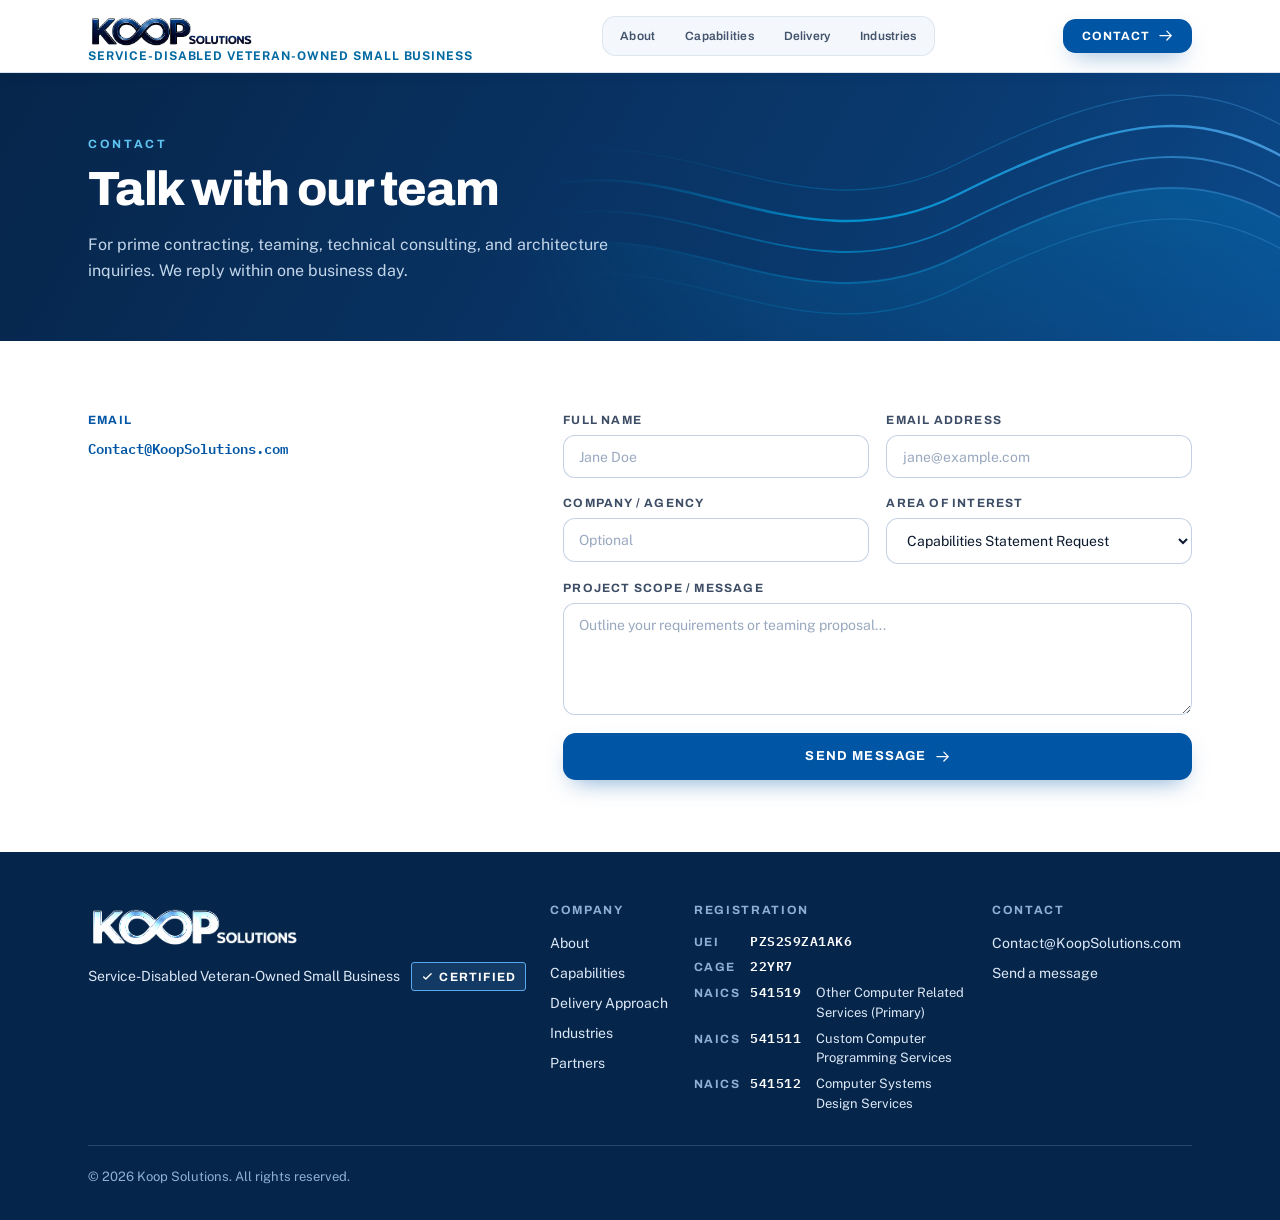
<file: contact.html>
<!DOCTYPE html>
<html lang="en" class="scroll-smooth">
<head>
<meta charset="UTF-8">
<meta name="viewport" content="width=device-width, initial-scale=1.0">
<title>Contact | Koop Solutions</title>

<link rel="icon" type="image/png" href="images/koop_solutions_no_sdvosb_wall_logo_resize.jpg">
<link rel="apple-touch-icon" href="images/koop_solutions_no_sdvosb_wall_logo_resize.jpg">

<meta property="og:type" content="website">
<meta property="og:url" content="https://koopsolutions.com/contact.html">
<meta property="og:title" content="Contact | Koop Solutions">
<meta property="og:description" content="Contact Koop Solutions for prime contracting, teaming, technical consulting, and architecture inquiries.">
<meta property="og:image" content="https://koopsolutions.com/images/site/og-image.jpg">
<meta property="og:image:secure_url" content="https://koopsolutions.com/images/site/og-image.jpg">
<meta property="og:image:type" content="image/jpeg">
<meta property="og:image:width" content="1200">
<meta property="og:image:height" content="630">
<meta name="twitter:card" content="summary_large_image">
<meta name="twitter:title" content="Contact | Koop Solutions">
<meta name="twitter:description" content="Contact Koop Solutions for prime contracting, teaming, technical consulting, and architecture inquiries.">
<meta name="twitter:image" content="https://koopsolutions.com/images/site/og-image.jpg">

<link rel="preconnect" href="https://fonts.googleapis.com">
<link rel="preconnect" href="https://fonts.gstatic.com" crossorigin>
<link rel="stylesheet" href="https://fonts.googleapis.com/css2?family=Archivo:wght@500;600;700;800&family=Public+Sans:wght@400;500;600;700&family=IBM+Plex+Mono:wght@500;600&display=swap">
<meta name="description" content="Contact Koop Solutions for prime contracting, teaming, technical consulting, and architecture inquiries.">
<link rel="stylesheet" href="site.css">
</head>

<body>

<!-- shared infinity-gradient defs -->
<svg width="0" height="0" style="position:absolute" aria-hidden="true">
  <defs>
    <linearGradient id="infGrad" x1="0%" y1="0%" x2="100%" y2="0%">
      <stop offset="0%" stop-color="#0055a5"/>
      <stop offset="100%" stop-color="#00a4e4"/>
    </linearGradient>
  </defs>
</svg>

<div class="site">

<div class="site">

<div class="nav-shell">
  <header class="nav-island">
    <a href="index.html" class="brand" aria-label="Koop Solutions home" style="display: flex; flex-direction: column; align-items: flex-start; justify-content: center; text-decoration: none; gap: 2px;">
      <div style="display: flex; align-items: center;">
        <img class="brand-img" src="images/main_logo_copilot.png" alt="Koop Solutions" onerror="this.style.display='none';this.nextElementSibling.style.display='flex'">
        <span class="brand-fallback"><span class="brand-mark">K<svg class="inf" viewBox="0 0 48 24" fill="none" aria-hidden="true"><path class="inf-path" d="M24 12 C24 5.4 14 5.4 14 12 C14 18.6 24 18.6 24 12 Z" stroke="url(#infGrad)" stroke-width="3.4" stroke-linecap="round"/></svg>P</span>
        <span class="brand-sub">Solutions</span></span>
      </div>
      <span class="brand-tag">
        Service-Disabled Veteran-Owned Small Business
      </span>
    </a>

    <nav class="nav-tabs" aria-label="Primary">
      <a href="about.html">About</a>
      <a href="capabilities.html">Capabilities</a>
      <a href="delivery.html">Delivery</a>
      <a href="industries.html">Industries</a>
    </nav>

    <a href="contact.html" class="btn btn-primary btn-nav nav-cta" aria-current="page">
      <span>Contact</span>
      <svg fill="none" viewBox="0 0 24 24" stroke="currentColor"><path stroke-linecap="round" stroke-linejoin="round" stroke-width="2" d="M14 5l7 7m0 0l-7 7m7-7H3"/></svg>
    </a>

    <div class="menu-wrap">
      <button id="menuBtn" class="menu-btn" aria-label="Toggle navigation menu" aria-expanded="false">
        <div><span></span><span></span><span></span></div>
      </button>
      <div id="menuPanel" class="menu-panel">
        <a href="about.html">About</a>
        <a href="capabilities.html">Capabilities</a>
        <a href="delivery.html">Delivery Approach</a>
        <a href="industries.html">Industries</a>
        <a href="contact.html" class="menu-cta"><span>Contact Us</span><svg style="width:1rem;height:1rem" fill="none" viewBox="0 0 24 24" stroke="currentColor"><path stroke-linecap="round" stroke-linejoin="round" stroke-width="2" d="M14 5l7 7m0 0l-7 7m7-7H3"/></svg></a>
      </div>
    </div>
  </header>
</div>

<main>
<section class="page-banner">
  <svg class="pb-art" viewBox="0 0 620 300" preserveAspectRatio="xMaxYMid slice" aria-hidden="true"><defs><linearGradient id="wg" x1="0" x2="1"><stop offset="0" stop-color="#00a4e4" stop-opacity="0"/><stop offset=".45" stop-color="#00a4e4"/><stop offset="1" stop-color="#5aa9ee"/></linearGradient><linearGradient id="wf" x1="0" y1="0" x2="0" y2="1"><stop offset="0" stop-color="#00a4e4" stop-opacity=".22"/><stop offset="1" stop-color="#00a4e4" stop-opacity="0"/></linearGradient></defs><path d="M-20 200 C 120 130, 220 260, 360 190 S 560 120, 640 170 L640 320 L-20 320 Z" fill="url(#wf)"/><path d="M-20 150 C 120 80, 220 210, 360 140 S 560 70, 640 120" fill="none" stroke="url(#wg)" stroke-width="2" opacity="0.9"/><path d="M-20 175 C 120 105, 220 235, 360 165 S 560 95, 640 145" fill="none" stroke="url(#wg)" stroke-width="1.5" opacity="0.65"/><path d="M-20 200 C 120 130, 220 260, 360 190 S 560 120, 640 170" fill="none" stroke="url(#wg)" stroke-width="1.5" opacity="0.45"/><path d="M-20 225 C 120 155, 220 285, 360 215 S 560 145, 640 195" fill="none" stroke="url(#wg)" stroke-width="1" opacity="0.3"/><path d="M-20 125 C 120 55, 220 185, 360 115 S 560 45, 640 95" fill="none" stroke="url(#wg)" stroke-width="1" opacity="0.35"/></svg>
  <div class="wrap">
    <span class="eyebrow">Contact</span>
    <h1>Talk with our team</h1><p class="lede">For prime contracting, teaming, technical consulting, and architecture inquiries. We reply within one business day.</p>
  </div>
</section>
<section id="contact" class="section contact-page">
  <div class="wrap contact-split">
    <div class="contact-intro reveal">
      <h3>Email</h3>
      <a class="contact-mail" href="mailto:contact@koopsolutions.com" style="margin-top:.6rem">Contact@KoopSolutions.com</a>
    </div>
    <form id="contactForm" action="https://formspree.io/f/mqpzjwav" method="POST" class="form-grid reveal">
      <div class="field">
        <label for="name">Full Name</label>
        <input type="text" id="name" name="name" required placeholder="Jane Doe">
      </div>
      <div class="field">
        <label for="email">Email Address</label>
        <input type="email" id="email" name="email" required placeholder="jane@example.com">
      </div>
      <div class="field">
        <label for="company">Company / Agency</label>
        <input type="text" id="company" name="company" placeholder="Optional">
      </div>
      <div class="field">
        <label for="interest">Area of Interest</label>
        <select id="interest" name="interest">
          <option value="Capabilities Statement Request">Capabilities Statement Request</option>
          <option value="General Inquiry">General Inquiry</option>
          <option value="Federal Teaming">Federal Contracting &amp; Teaming (SDVOSB)</option>
          <option value="Cloud Modernization &amp; Architecture">Cloud Modernization &amp; Architecture</option>
          <option value="Data Engineering, Analytics &amp; AI">Data Engineering, Analytics &amp; AI</option>
          <option value="Green Computing &amp; ESG Compliance">Green Computing &amp; ESG Compliance</option>
          <option value="Enterprise Technical Upskilling">Enterprise Technical Upskilling</option>
        </select>
      </div>
      <div class="field full">
        <label for="message">Project Scope / Message</label>
        <textarea id="message" name="message" rows="4" required placeholder="Outline your requirements or teaming proposal..."></textarea>
      </div>
      <input type="text" name="_gotcha" class="hp-field" tabindex="-1" autocomplete="off" aria-hidden="true">
      <p id="formError" class="form-error" role="alert" hidden>Your message could not be sent. Please try again, or email <a href="mailto:contact@koopsolutions.com">Contact@KoopSolutions.com</a>.</p>
      <button type="submit" class="btn btn-primary form-submit">
        <span id="submitLabel">Send Message</span>
        <svg fill="none" viewBox="0 0 24 24" stroke="currentColor"><path stroke-linecap="round" stroke-linejoin="round" stroke-width="2" d="M14 5l7 7m0 0l-7 7m7-7H3"/></svg>
      </button>
    </form>
    <div id="formThanks" class="form-thanks reveal" role="status" tabindex="-1" hidden>
      <div class="thanks-mark"><svg fill="none" viewBox="0 0 24 24" stroke="currentColor" aria-hidden="true"><path stroke-linecap="round" stroke-linejoin="round" stroke-width="2.4" d="M5 13l4 4L19 7"/></svg></div>
      <h3>Thank you</h3>
      <p>Your message has been sent. A member of our team will reply within one business day.</p>
      <button type="button" id="sendAnother" class="btn btn-ghost">Send another message</button>
    </div>
  </div>
</section>
</main>

<footer>
  <div class="wrap">
    <div class="foot-cols">
      <div>
        <img class="foot-logo" src="images/main_logo_copilot.png" alt="Koop Solutions">
        <p class="foot-status">Service-Disabled Veteran-Owned Small Business <a class="cert-stamp" href="https://search.certifications.sba.gov/profile/PZS2S9ZA1AK6/22YR7?page=1" target="_blank" rel="noopener noreferrer" aria-label="Certified. Verify our SDVOSB status on SBA.gov (opens in a new tab)"><svg viewBox="0 0 24 24" fill="none" stroke="currentColor" stroke-width="2.6" aria-hidden="true"><path stroke-linecap="round" stroke-linejoin="round" d="M5 13l4 4L19 7"/></svg>Certified</a></p>
      </div>
      <div>
        <h3>Company</h3>
        <ul>
          <li><a href="about.html">About</a></li>
          <li><a href="capabilities.html">Capabilities</a></li>
          <li><a href="delivery.html">Delivery Approach</a></li>
          <li><a href="industries.html">Industries</a></li>
          <li><a href="about.html#partners">Partners</a></li>
        </ul>
      </div>
      <div>
        <h3>Registration</h3>
        <ul class="foot-ids">
          <li><span>UEI</span> <b>PZS2S9ZA1AK6</b></li>
          <li><span>CAGE</span> <b>22YR7</b></li>
          <li class="naics-li"><span>NAICS</span> <b>541519</b> Other Computer Related Services (Primary)</li>
          <li class="naics-li"><span>NAICS</span> <b>541511</b> Custom Computer Programming Services</li>
          <li class="naics-li"><span>NAICS</span> <b>541512</b> Computer Systems Design Services</li>
        </ul>
      </div>
      <div>
        <h3>Contact</h3>
        <ul>
          <li><a href="mailto:contact@koopsolutions.com">Contact@KoopSolutions.com</a></li>
          <li><a href="contact.html">Send a message</a></li>
        </ul>
      </div>
    </div>
    <div class="foot-legal">&copy; 2026 Koop Solutions. All rights reserved.</div>
  </div>
</footer>

<button id="toTop" aria-label="Back to top">
  <svg fill="none" viewBox="0 0 24 24" stroke="currentColor"><path stroke-linecap="round" stroke-linejoin="round" stroke-width="2" d="M5 10l7-7m0 0l7 7m-7-7v18"/></svg>
</button>

</div><!-- /.site -->

<script src="site.js"></script>
</body>
</html>
</file>
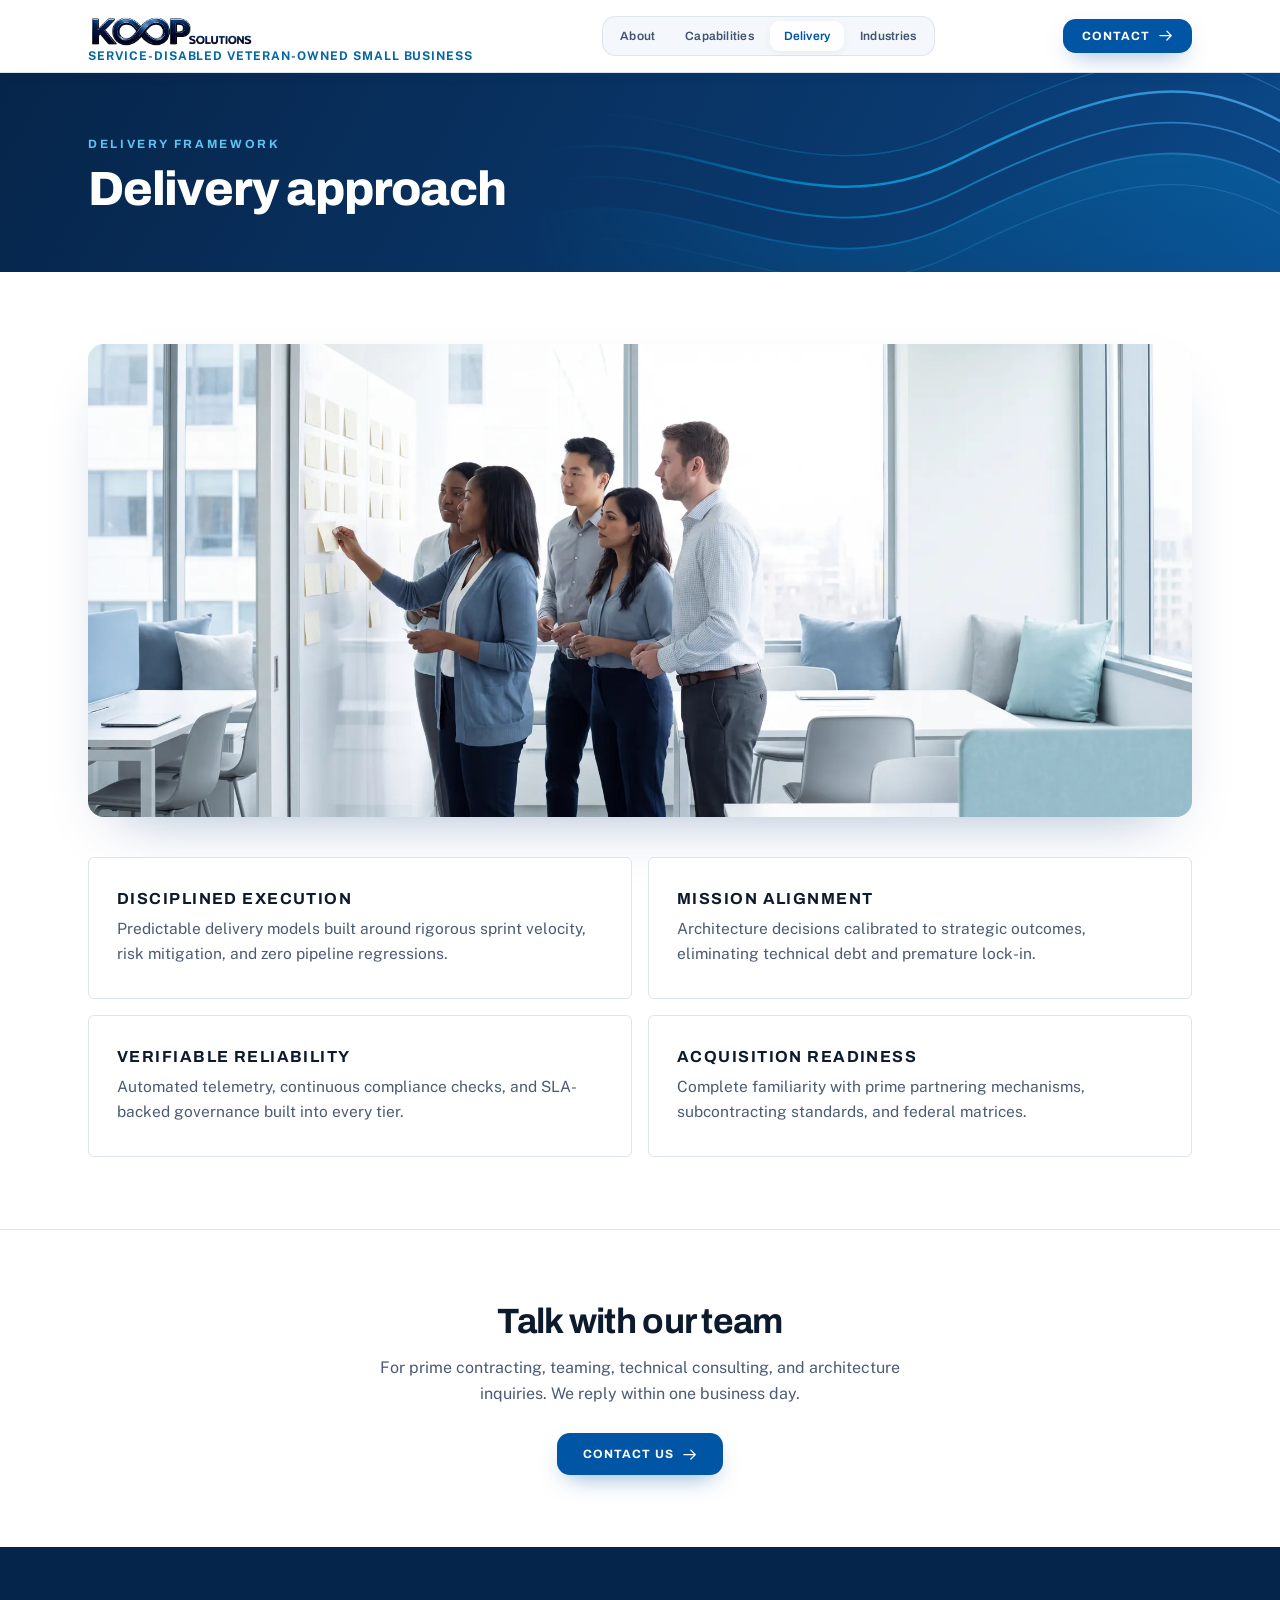
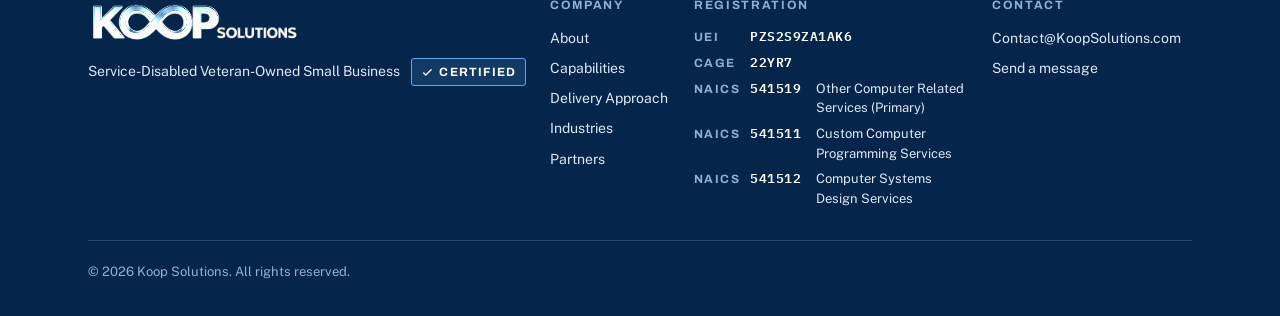
<file: delivery.html>
<!DOCTYPE html>
<html lang="en" class="scroll-smooth">
<head>
<meta charset="UTF-8">
<meta name="viewport" content="width=device-width, initial-scale=1.0">
<title>Delivery Approach | Koop Solutions</title>

<link rel="icon" type="image/png" href="images/koop_solutions_no_sdvosb_wall_logo_resize.jpg">
<link rel="apple-touch-icon" href="images/koop_solutions_no_sdvosb_wall_logo_resize.jpg">

<meta property="og:type" content="website">
<meta property="og:url" content="https://koopsolutions.com/delivery.html">
<meta property="og:title" content="Delivery Approach | Koop Solutions">
<meta property="og:description" content="How Koop Solutions delivers: disciplined execution, mission alignment, verifiable reliability, and acquisition readiness.">
<meta property="og:image" content="https://koopsolutions.com/images/site/og-image.jpg">
<meta property="og:image:secure_url" content="https://koopsolutions.com/images/site/og-image.jpg">
<meta property="og:image:type" content="image/jpeg">
<meta property="og:image:width" content="1200">
<meta property="og:image:height" content="630">
<meta name="twitter:card" content="summary_large_image">
<meta name="twitter:title" content="Delivery Approach | Koop Solutions">
<meta name="twitter:description" content="How Koop Solutions delivers: disciplined execution, mission alignment, verifiable reliability, and acquisition readiness.">
<meta name="twitter:image" content="https://koopsolutions.com/images/site/og-image.jpg">

<link rel="preconnect" href="https://fonts.googleapis.com">
<link rel="preconnect" href="https://fonts.gstatic.com" crossorigin>
<link rel="stylesheet" href="https://fonts.googleapis.com/css2?family=Archivo:wght@500;600;700;800&family=Public+Sans:wght@400;500;600;700&family=IBM+Plex+Mono:wght@500;600&display=swap">
<meta name="description" content="How Koop Solutions delivers: disciplined execution, mission alignment, verifiable reliability, and acquisition readiness.">
<link rel="stylesheet" href="site.css">
</head>

<body>

<!-- shared infinity-gradient defs -->
<svg width="0" height="0" style="position:absolute" aria-hidden="true">
  <defs>
    <linearGradient id="infGrad" x1="0%" y1="0%" x2="100%" y2="0%">
      <stop offset="0%" stop-color="#0055a5"/>
      <stop offset="100%" stop-color="#00a4e4"/>
    </linearGradient>
  </defs>
</svg>

<div class="site">

<div class="site">

<div class="nav-shell">
  <header class="nav-island">
    <a href="index.html" class="brand" aria-label="Koop Solutions home" style="display: flex; flex-direction: column; align-items: flex-start; justify-content: center; text-decoration: none; gap: 2px;">
      <div style="display: flex; align-items: center;">
        <img class="brand-img" src="images/main_logo_copilot.png" alt="Koop Solutions" onerror="this.style.display='none';this.nextElementSibling.style.display='flex'">
        <span class="brand-fallback"><span class="brand-mark">K<svg class="inf" viewBox="0 0 48 24" fill="none" aria-hidden="true"><path class="inf-path" d="M24 12 C24 5.4 14 5.4 14 12 C14 18.6 24 18.6 24 12 Z" stroke="url(#infGrad)" stroke-width="3.4" stroke-linecap="round"/></svg>P</span>
        <span class="brand-sub">Solutions</span></span>
      </div>
      <span class="brand-tag">
        Service-Disabled Veteran-Owned Small Business
      </span>
    </a>

    <nav class="nav-tabs" aria-label="Primary">
      <a href="about.html">About</a>
      <a href="capabilities.html">Capabilities</a>
      <a href="delivery.html" aria-current="page">Delivery</a>
      <a href="industries.html">Industries</a>
    </nav>

    <a href="contact.html" class="btn btn-primary btn-nav nav-cta">
      <span>Contact</span>
      <svg fill="none" viewBox="0 0 24 24" stroke="currentColor"><path stroke-linecap="round" stroke-linejoin="round" stroke-width="2" d="M14 5l7 7m0 0l-7 7m7-7H3"/></svg>
    </a>

    <div class="menu-wrap">
      <button id="menuBtn" class="menu-btn" aria-label="Toggle navigation menu" aria-expanded="false">
        <div><span></span><span></span><span></span></div>
      </button>
      <div id="menuPanel" class="menu-panel">
        <a href="about.html">About</a>
        <a href="capabilities.html">Capabilities</a>
        <a href="delivery.html" aria-current="page">Delivery Approach</a>
        <a href="industries.html">Industries</a>
        <a href="contact.html" class="menu-cta"><span>Contact Us</span><svg style="width:1rem;height:1rem" fill="none" viewBox="0 0 24 24" stroke="currentColor"><path stroke-linecap="round" stroke-linejoin="round" stroke-width="2" d="M14 5l7 7m0 0l-7 7m7-7H3"/></svg></a>
      </div>
    </div>
  </header>
</div>

<main>
<section class="page-banner">
  <svg class="pb-art" viewBox="0 0 620 300" preserveAspectRatio="xMaxYMid slice" aria-hidden="true"><defs><linearGradient id="wg" x1="0" x2="1"><stop offset="0" stop-color="#00a4e4" stop-opacity="0"/><stop offset=".45" stop-color="#00a4e4"/><stop offset="1" stop-color="#5aa9ee"/></linearGradient><linearGradient id="wf" x1="0" y1="0" x2="0" y2="1"><stop offset="0" stop-color="#00a4e4" stop-opacity=".22"/><stop offset="1" stop-color="#00a4e4" stop-opacity="0"/></linearGradient></defs><path d="M-20 200 C 120 130, 220 260, 360 190 S 560 120, 640 170 L640 320 L-20 320 Z" fill="url(#wf)"/><path d="M-20 150 C 120 80, 220 210, 360 140 S 560 70, 640 120" fill="none" stroke="url(#wg)" stroke-width="2" opacity="0.9"/><path d="M-20 175 C 120 105, 220 235, 360 165 S 560 95, 640 145" fill="none" stroke="url(#wg)" stroke-width="1.5" opacity="0.65"/><path d="M-20 200 C 120 130, 220 260, 360 190 S 560 120, 640 170" fill="none" stroke="url(#wg)" stroke-width="1.5" opacity="0.45"/><path d="M-20 225 C 120 155, 220 285, 360 215 S 560 145, 640 195" fill="none" stroke="url(#wg)" stroke-width="1" opacity="0.3"/><path d="M-20 125 C 120 55, 220 185, 360 115 S 560 45, 640 95" fill="none" stroke="url(#wg)" stroke-width="1" opacity="0.35"/></svg>
  <div class="wrap">
    <span class="eyebrow">Delivery Framework</span>
    <h1>Delivery approach</h1>
  </div>
</section>
<section id="delivery" class="section delivery-page">
  <div class="wrap">
    <figure class="page-photo reveal">
      <img src="images/site/delivery-banner.webp" alt="Delivery team working at a planning board" width="2000" height="848" decoding="async">
    </figure>
    <div class="del-grid">
      <div class="del reveal">
        <h3>Disciplined Execution</h3>
        <p>Predictable delivery models built around rigorous sprint velocity, risk mitigation, and zero pipeline regressions.</p>
      </div>
      <div class="del reveal reveal-d1">
        <h3>Mission Alignment</h3>
        <p>Architecture decisions calibrated to strategic outcomes, eliminating technical debt and premature lock-in.</p>
      </div>
      <div class="del reveal reveal-d2">
        <h3>Verifiable Reliability</h3>
        <p>Automated telemetry, continuous compliance checks, and SLA-backed governance built into every tier.</p>
      </div>
      <div class="del reveal reveal-d3">
        <h3>Acquisition Readiness</h3>
        <p>Complete familiarity with prime partnering mechanisms, subcontracting standards, and federal matrices.</p>
      </div>
    </div>
  </div>
</section>
<section class="section cta">
  <div class="wrap">
    <h2 class="reveal">Talk with our team</h2>
    <p class="reveal">For prime contracting, teaming, technical consulting, and architecture inquiries. We reply within one business day.</p>
    <a class="btn btn-primary reveal" href="contact.html"><span>Contact Us</span><svg fill="none" viewBox="0 0 24 24" stroke="currentColor"><path stroke-linecap="round" stroke-linejoin="round" stroke-width="2" d="M14 5l7 7m0 0l-7 7m7-7H3"/></svg></a>
  </div>
</section>
</main>

<footer>
  <div class="wrap">
    <div class="foot-cols">
      <div>
        <img class="foot-logo" src="images/main_logo_copilot.png" alt="Koop Solutions">
        <p class="foot-status">Service-Disabled Veteran-Owned Small Business <a class="cert-stamp" href="https://search.certifications.sba.gov/profile/PZS2S9ZA1AK6/22YR7?page=1" target="_blank" rel="noopener noreferrer" aria-label="Certified. Verify our SDVOSB status on SBA.gov (opens in a new tab)"><svg viewBox="0 0 24 24" fill="none" stroke="currentColor" stroke-width="2.6" aria-hidden="true"><path stroke-linecap="round" stroke-linejoin="round" d="M5 13l4 4L19 7"/></svg>Certified</a></p>
      </div>
      <div>
        <h3>Company</h3>
        <ul>
          <li><a href="about.html">About</a></li>
          <li><a href="capabilities.html">Capabilities</a></li>
          <li><a href="delivery.html">Delivery Approach</a></li>
          <li><a href="industries.html">Industries</a></li>
          <li><a href="about.html#partners">Partners</a></li>
        </ul>
      </div>
      <div>
        <h3>Registration</h3>
        <ul class="foot-ids">
          <li><span>UEI</span> <b>PZS2S9ZA1AK6</b></li>
          <li><span>CAGE</span> <b>22YR7</b></li>
          <li class="naics-li"><span>NAICS</span> <b>541519</b> Other Computer Related Services (Primary)</li>
          <li class="naics-li"><span>NAICS</span> <b>541511</b> Custom Computer Programming Services</li>
          <li class="naics-li"><span>NAICS</span> <b>541512</b> Computer Systems Design Services</li>
        </ul>
      </div>
      <div>
        <h3>Contact</h3>
        <ul>
          <li><a href="mailto:contact@koopsolutions.com">Contact@KoopSolutions.com</a></li>
          <li><a href="contact.html">Send a message</a></li>
        </ul>
      </div>
    </div>
    <div class="foot-legal">&copy; 2026 Koop Solutions. All rights reserved.</div>
  </div>
</footer>

<button id="toTop" aria-label="Back to top">
  <svg fill="none" viewBox="0 0 24 24" stroke="currentColor"><path stroke-linecap="round" stroke-linejoin="round" stroke-width="2" d="M5 10l7-7m0 0l7 7m-7-7v18"/></svg>
</button>

</div><!-- /.site -->

<script src="site.js"></script>
</body>
</html>
</file>
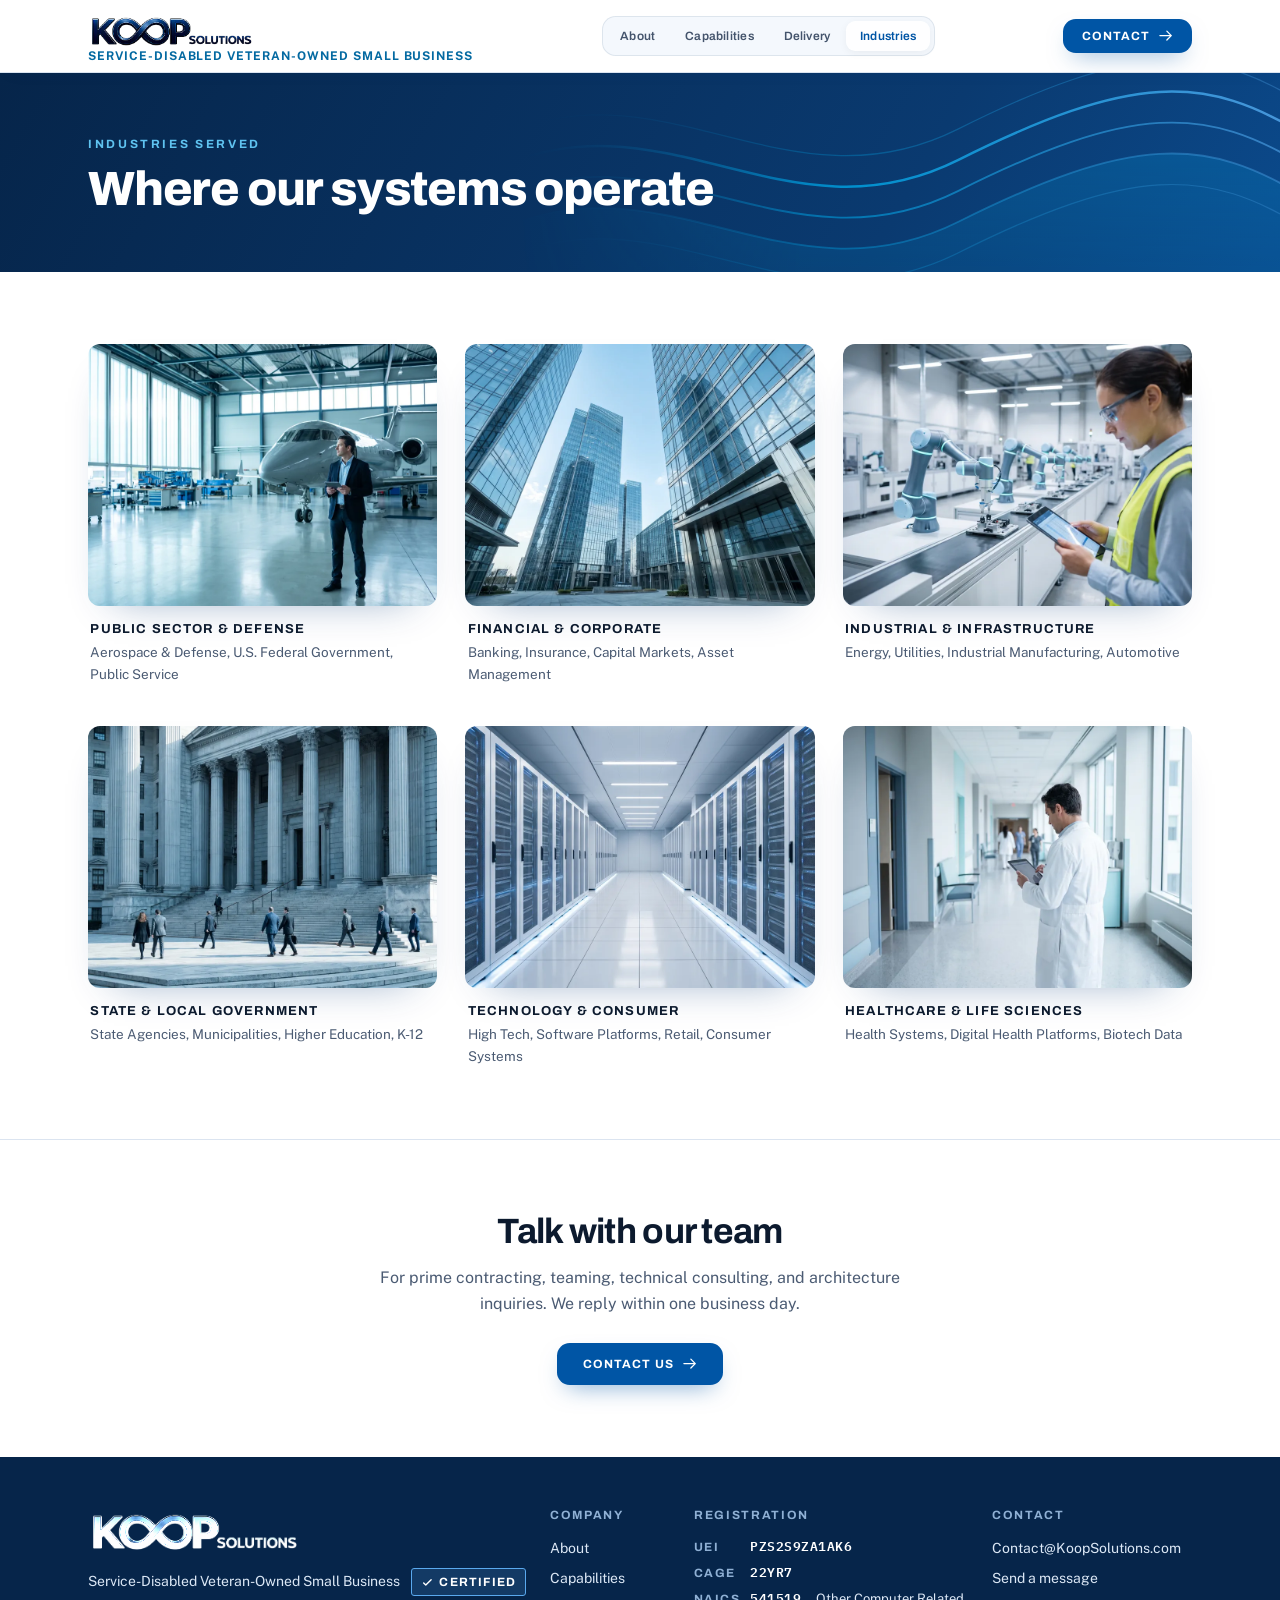
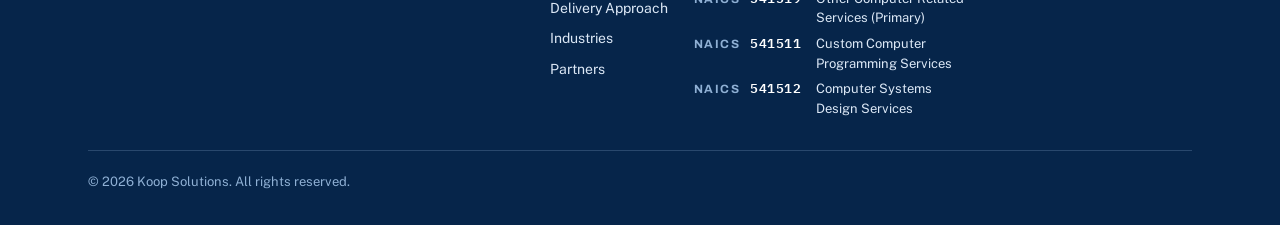
<file: industries.html>
<!DOCTYPE html>
<html lang="en" class="scroll-smooth">
<head>
<meta charset="UTF-8">
<meta name="viewport" content="width=device-width, initial-scale=1.0">
<title>Industries | Koop Solutions</title>

<link rel="icon" type="image/png" href="images/koop_solutions_no_sdvosb_wall_logo_resize.jpg">
<link rel="apple-touch-icon" href="images/koop_solutions_no_sdvosb_wall_logo_resize.jpg">

<meta property="og:type" content="website">
<meta property="og:url" content="https://koopsolutions.com/industries.html">
<meta property="og:title" content="Industries | Koop Solutions">
<meta property="og:description" content="Industries served by Koop Solutions, including public sector, defense, financial, industrial, healthcare, and technology.">
<meta property="og:image" content="https://koopsolutions.com/images/site/og-image.jpg">
<meta property="og:image:secure_url" content="https://koopsolutions.com/images/site/og-image.jpg">
<meta property="og:image:type" content="image/jpeg">
<meta property="og:image:width" content="1200">
<meta property="og:image:height" content="630">
<meta name="twitter:card" content="summary_large_image">
<meta name="twitter:title" content="Industries | Koop Solutions">
<meta name="twitter:description" content="Industries served by Koop Solutions, including public sector, defense, financial, industrial, healthcare, and technology.">
<meta name="twitter:image" content="https://koopsolutions.com/images/site/og-image.jpg">

<link rel="preconnect" href="https://fonts.googleapis.com">
<link rel="preconnect" href="https://fonts.gstatic.com" crossorigin>
<link rel="stylesheet" href="https://fonts.googleapis.com/css2?family=Archivo:wght@500;600;700;800&family=Public+Sans:wght@400;500;600;700&family=IBM+Plex+Mono:wght@500;600&display=swap">
<meta name="description" content="Industries served by Koop Solutions, including public sector, defense, financial, industrial, healthcare, and technology.">
<link rel="stylesheet" href="site.css">
</head>

<body>

<!-- shared infinity-gradient defs -->
<svg width="0" height="0" style="position:absolute" aria-hidden="true">
  <defs>
    <linearGradient id="infGrad" x1="0%" y1="0%" x2="100%" y2="0%">
      <stop offset="0%" stop-color="#0055a5"/>
      <stop offset="100%" stop-color="#00a4e4"/>
    </linearGradient>
  </defs>
</svg>

<div class="site">

<div class="site">

<div class="nav-shell">
  <header class="nav-island">
    <a href="index.html" class="brand" aria-label="Koop Solutions home" style="display: flex; flex-direction: column; align-items: flex-start; justify-content: center; text-decoration: none; gap: 2px;">
      <div style="display: flex; align-items: center;">
        <img class="brand-img" src="images/main_logo_copilot.png" alt="Koop Solutions" onerror="this.style.display='none';this.nextElementSibling.style.display='flex'">
        <span class="brand-fallback"><span class="brand-mark">K<svg class="inf" viewBox="0 0 48 24" fill="none" aria-hidden="true"><path class="inf-path" d="M24 12 C24 5.4 14 5.4 14 12 C14 18.6 24 18.6 24 12 Z" stroke="url(#infGrad)" stroke-width="3.4" stroke-linecap="round"/></svg>P</span>
        <span class="brand-sub">Solutions</span></span>
      </div>
      <span class="brand-tag">
        Service-Disabled Veteran-Owned Small Business
      </span>
    </a>

    <nav class="nav-tabs" aria-label="Primary">
      <a href="about.html">About</a>
      <a href="capabilities.html">Capabilities</a>
      <a href="delivery.html">Delivery</a>
      <a href="industries.html" aria-current="page">Industries</a>
    </nav>

    <a href="contact.html" class="btn btn-primary btn-nav nav-cta">
      <span>Contact</span>
      <svg fill="none" viewBox="0 0 24 24" stroke="currentColor"><path stroke-linecap="round" stroke-linejoin="round" stroke-width="2" d="M14 5l7 7m0 0l-7 7m7-7H3"/></svg>
    </a>

    <div class="menu-wrap">
      <button id="menuBtn" class="menu-btn" aria-label="Toggle navigation menu" aria-expanded="false">
        <div><span></span><span></span><span></span></div>
      </button>
      <div id="menuPanel" class="menu-panel">
        <a href="about.html">About</a>
        <a href="capabilities.html">Capabilities</a>
        <a href="delivery.html">Delivery Approach</a>
        <a href="industries.html" aria-current="page">Industries</a>
        <a href="contact.html" class="menu-cta"><span>Contact Us</span><svg style="width:1rem;height:1rem" fill="none" viewBox="0 0 24 24" stroke="currentColor"><path stroke-linecap="round" stroke-linejoin="round" stroke-width="2" d="M14 5l7 7m0 0l-7 7m7-7H3"/></svg></a>
      </div>
    </div>
  </header>
</div>

<main>
<section class="page-banner">
  <svg class="pb-art" viewBox="0 0 620 300" preserveAspectRatio="xMaxYMid slice" aria-hidden="true"><defs><linearGradient id="wg" x1="0" x2="1"><stop offset="0" stop-color="#00a4e4" stop-opacity="0"/><stop offset=".45" stop-color="#00a4e4"/><stop offset="1" stop-color="#5aa9ee"/></linearGradient><linearGradient id="wf" x1="0" y1="0" x2="0" y2="1"><stop offset="0" stop-color="#00a4e4" stop-opacity=".22"/><stop offset="1" stop-color="#00a4e4" stop-opacity="0"/></linearGradient></defs><path d="M-20 200 C 120 130, 220 260, 360 190 S 560 120, 640 170 L640 320 L-20 320 Z" fill="url(#wf)"/><path d="M-20 150 C 120 80, 220 210, 360 140 S 560 70, 640 120" fill="none" stroke="url(#wg)" stroke-width="2" opacity="0.9"/><path d="M-20 175 C 120 105, 220 235, 360 165 S 560 95, 640 145" fill="none" stroke="url(#wg)" stroke-width="1.5" opacity="0.65"/><path d="M-20 200 C 120 130, 220 260, 360 190 S 560 120, 640 170" fill="none" stroke="url(#wg)" stroke-width="1.5" opacity="0.45"/><path d="M-20 225 C 120 155, 220 285, 360 215 S 560 145, 640 195" fill="none" stroke="url(#wg)" stroke-width="1" opacity="0.3"/><path d="M-20 125 C 120 55, 220 185, 360 115 S 560 45, 640 95" fill="none" stroke="url(#wg)" stroke-width="1" opacity="0.35"/></svg>
  <div class="wrap">
    <span class="eyebrow">Industries Served</span>
    <h1>Where our systems operate</h1>
  </div>
</section>
<section id="industries" class="section">
  <div class="wrap">
    <div class="ind-grid with-photos reveal">
      <div class="ind">
        <figure class="ind-photo"><img src="images/site/industry-public-sector.webp" alt="Engineer in a clean aircraft maintenance hangar" width="900" height="672" loading="lazy" decoding="async"></figure>
        <div><h3>Public Sector &amp; Defense</h3><p>Aerospace &amp; Defense, U.S. Federal Government, Public Service</p></div>
      </div>
      <div class="ind">
        <figure class="ind-photo"><img src="images/site/industry-financial.webp" alt="Glass office towers in a financial district" width="900" height="672" loading="lazy" decoding="async"></figure>
        <div><h3>Financial &amp; Corporate</h3><p>Banking, Insurance, Capital Markets, Asset Management</p></div>
      </div>
      <div class="ind">
        <figure class="ind-photo"><img src="images/site/industry-industrial.webp" alt="Engineer checking a robotic manufacturing line" width="900" height="672" loading="lazy" decoding="async"></figure>
        <div><h3>Industrial &amp; Infrastructure</h3><p>Energy, Utilities, Industrial Manufacturing, Automotive</p></div>
      </div>
      <div class="ind">
        <figure class="ind-photo"><img src="images/site/industry-state-local.webp" alt="Civic building with columns and wide steps" width="900" height="672" loading="lazy" decoding="async"></figure>
        <div><h3>State &amp; Local Government</h3><p>State Agencies, Municipalities, Higher Education, K-12</p></div>
      </div>
      <div class="ind">
        <figure class="ind-photo"><img src="images/site/industry-technology.webp" alt="Modern data center aisle" width="900" height="672" loading="lazy" decoding="async"></figure>
        <div><h3>Technology &amp; Consumer</h3><p>High Tech, Software Platforms, Retail, Consumer Systems</p></div>
      </div>
      <div class="ind">
        <figure class="ind-photo"><img src="images/site/industry-healthcare.webp" alt="Clinician reviewing data in a hospital corridor" width="900" height="672" loading="lazy" decoding="async"></figure>
        <div><h3>Healthcare &amp; Life Sciences</h3><p>Health Systems, Digital Health Platforms, Biotech Data</p></div>
      </div>
    </div>
  </div>
</section>
<section class="section cta">
  <div class="wrap">
    <h2 class="reveal">Talk with our team</h2>
    <p class="reveal">For prime contracting, teaming, technical consulting, and architecture inquiries. We reply within one business day.</p>
    <a class="btn btn-primary reveal" href="contact.html"><span>Contact Us</span><svg fill="none" viewBox="0 0 24 24" stroke="currentColor"><path stroke-linecap="round" stroke-linejoin="round" stroke-width="2" d="M14 5l7 7m0 0l-7 7m7-7H3"/></svg></a>
  </div>
</section>
</main>

<footer>
  <div class="wrap">
    <div class="foot-cols">
      <div>
        <img class="foot-logo" src="images/main_logo_copilot.png" alt="Koop Solutions">
        <p class="foot-status">Service-Disabled Veteran-Owned Small Business <a class="cert-stamp" href="https://search.certifications.sba.gov/profile/PZS2S9ZA1AK6/22YR7?page=1" target="_blank" rel="noopener noreferrer" aria-label="Certified. Verify our SDVOSB status on SBA.gov (opens in a new tab)"><svg viewBox="0 0 24 24" fill="none" stroke="currentColor" stroke-width="2.6" aria-hidden="true"><path stroke-linecap="round" stroke-linejoin="round" d="M5 13l4 4L19 7"/></svg>Certified</a></p>
      </div>
      <div>
        <h3>Company</h3>
        <ul>
          <li><a href="about.html">About</a></li>
          <li><a href="capabilities.html">Capabilities</a></li>
          <li><a href="delivery.html">Delivery Approach</a></li>
          <li><a href="industries.html">Industries</a></li>
          <li><a href="about.html#partners">Partners</a></li>
        </ul>
      </div>
      <div>
        <h3>Registration</h3>
        <ul class="foot-ids">
          <li><span>UEI</span> <b>PZS2S9ZA1AK6</b></li>
          <li><span>CAGE</span> <b>22YR7</b></li>
          <li class="naics-li"><span>NAICS</span> <b>541519</b> Other Computer Related Services (Primary)</li>
          <li class="naics-li"><span>NAICS</span> <b>541511</b> Custom Computer Programming Services</li>
          <li class="naics-li"><span>NAICS</span> <b>541512</b> Computer Systems Design Services</li>
        </ul>
      </div>
      <div>
        <h3>Contact</h3>
        <ul>
          <li><a href="mailto:contact@koopsolutions.com">Contact@KoopSolutions.com</a></li>
          <li><a href="contact.html">Send a message</a></li>
        </ul>
      </div>
    </div>
    <div class="foot-legal">&copy; 2026 Koop Solutions. All rights reserved.</div>
  </div>
</footer>

<button id="toTop" aria-label="Back to top">
  <svg fill="none" viewBox="0 0 24 24" stroke="currentColor"><path stroke-linecap="round" stroke-linejoin="round" stroke-width="2" d="M5 10l7-7m0 0l7 7m-7-7v18"/></svg>
</button>

</div><!-- /.site -->

<script src="site.js"></script>
</body>
</html>
</file>
<file: site.css>
:root{
  --blue:#0055a5;
  --cyan:#00a4e4;
  --navy:#06254a;
  --ink:#0c1a2e;
  --muted:#4b5b73;
  --faint:#7d8da6;
  --line:#dbe4f0;
  --ground:#ffffff;
  --panel:#f5f9fd;
  --glass:rgba(255,255,255,.74);
  --glass-line:rgba(255,255,255,.92);
  --shadow:0 24px 60px -24px rgba(0,55,120,.16);
  --font-display:'Archivo',-apple-system,'Segoe UI',Verdana,sans-serif;
  --font-body:'Public Sans',-apple-system,'Segoe UI',Verdana,sans-serif;
  --font-mono:'IBM Plex Mono',ui-monospace,'SFMono-Regular',Menlo,Consolas,monospace;
  --ease:cubic-bezier(.16,1,.3,1);
}
*{box-sizing:border-box}
html{scroll-behavior:smooth}
body{
  margin:0;padding:0;
  font-family:var(--font-body);
  background:var(--ground);
  color:var(--ink);
  overflow-x:hidden;
  -webkit-font-smoothing:antialiased;
  text-rendering:optimizeLegibility;
}
::selection{background:var(--blue);color:#fff}
section[id]{scroll-margin-top:5.5rem}

/* ---------- wave canvas ---------- */
#wave-canvas{
  position:fixed;inset:0;width:100%;height:100%;
  z-index:0;pointer-events:none;display:block;
}
/* static fallback if WebGL is unavailable */
#wave-fallback{
  position:fixed;left:0;right:0;bottom:0;height:42vh;z-index:0;pointer-events:none;display:none;
  background:
    radial-gradient(120% 90% at 50% 115%, rgba(11,74,140,.30), rgba(6,37,74,.16) 45%, rgba(255,255,255,0) 72%);
}
#wave-veil{
  position:fixed;inset:0;z-index:0;pointer-events:none;
  background:linear-gradient(180deg,#fff 0%,#fff 30%,rgba(255,255,255,.72) 50%,rgba(255,255,255,.18) 68%,rgba(255,255,255,0) 82%);
}
.no-webgl #wave-canvas{display:none}
.no-webgl #wave-fallback{display:block}

/* everything above the wave */
.site{position:relative;z-index:1}

/* ---------- typography ---------- */
h1,h2,h3{font-family:var(--font-display);margin:0;text-wrap:balance}
p{margin:0}
.eyebrow{
  font-family:var(--font-display);
  font-size:.75rem;font-weight:700;
  letter-spacing:.22em;text-transform:uppercase;
  color:var(--blue);
}
.section-head{max-width:40rem;margin:0 auto 3rem;text-align:center}
.section-head .eyebrow{display:block;margin-bottom:.9rem}
.section-head h2{font-size:clamp(1.75rem,3.4vw,2.5rem);font-weight:700;letter-spacing:-.02em;line-height:1.12}
.section-head p{margin-top:1rem;color:var(--muted);font-size:.9688rem;line-height:1.65}

/* ---------- shell ---------- */
.wrap{max-width:72rem;margin:0 auto;padding:0 1.5rem}

/* ---------- nav (Full-Width Sticky Header) ---------- */
.nav-shell{
  position:sticky;
  top:0;
  z-index:50;
  width:100%;
  padding:0;
  background:rgba(255,255,255,.92);
  backdrop-filter:blur(20px) saturate(170%);
  -webkit-backdrop-filter:blur(20px) saturate(170%);
  border-bottom:1px solid var(--line);
  box-shadow:0 4px 20px -8px rgba(0,55,120,.08);
}
.nav-island{
  max-width:72rem;
  margin:0 auto;
  height:4.5rem;
  display:flex;
  align-items:center;
  justify-content:space-between;
  padding:0 1.5rem;
  border-radius:0;
  background:transparent;
  border:none;
  box-shadow:none;
}
.brand{display:flex;align-items:center;gap:.55rem;text-decoration:none;color:var(--ink)}
.brand-tag{font-size:.75rem;font-weight:700;letter-spacing:.08em;text-transform:uppercase;color:#0369a1;white-space:nowrap;line-height:1}
@media (max-width:640px){.brand-tag{font-size:.5625rem;letter-spacing:.05em}}
@media (max-width:400px){.brand-tag{letter-spacing:.02em}}
.brand-img{height:2.35rem;width:auto;object-fit:contain}
@media (max-width:640px){.brand-img{height:1.9rem}}
.brand-fallback{display:none;align-items:center;gap:.55rem}
.brand-mark{display:flex;align-items:baseline;font-family:var(--font-display);font-weight:800;font-size:1.35rem;letter-spacing:-.01em;line-height:1}
.brand-mark .inf{width:2.05em;height:1em;margin:0 .06em;transform:translateY(.12em)}
.brand-sub{font-family:var(--font-display);font-weight:600;font-size:1.02rem;letter-spacing:.01em;color:var(--ink)}
@media (max-width:400px){.brand-sub{display:none}}

.nav-tabs{display:none;align-items:center;gap:.15rem;padding:.22rem;border-radius:.85rem;background:rgba(240,246,252,.72);border:1px solid rgba(203,213,225,.55)}
@media (min-width:1040px){.nav-tabs{display:flex}}
.nav-tabs a{
  font-family:var(--font-display);font-size:.75rem;font-weight:600;letter-spacing:.02em;
  color:#44546c;text-decoration:none;padding:.5rem .85rem;border-radius:.6rem;
  transition:all .2s var(--ease);white-space:nowrap;
}
.nav-tabs a:hover{color:var(--blue);background:rgba(255,255,255,.95);box-shadow:0 2px 8px rgba(0,0,0,.05)}

.btn{
  display:inline-flex;align-items:center;justify-content:center;gap:.5rem;
  font-family:var(--font-display);font-weight:700;font-size:.75rem;
  letter-spacing:.09em;text-transform:uppercase;text-decoration:none;
  border-radius:.8rem;transition:all .22s var(--ease);cursor:pointer;
}
.btn svg{width:.95rem;height:.95rem;transition:transform .22s var(--ease)}
.btn:hover svg{transform:translateX(3px)}
.btn-primary{background:var(--blue);color:#fff;padding:.85rem 1.6rem;box-shadow:0 10px 24px -10px rgba(0,85,165,.55)}
.btn-primary:hover{background:var(--navy)}
.btn-ghost{color:var(--ink);padding:.85rem 1.35rem;border:1px solid var(--line);background:rgba(255,255,255,.6)}
.btn-ghost:hover{border-color:var(--blue);color:var(--blue)}
.btn-nav{padding:.6rem 1.15rem;font-size:.75rem}
.nav-cta{display:none}
@media (min-width:1040px){.nav-cta{display:inline-flex}}

/* mobile menu */
.menu-btn{display:flex;align-items:center;justify-content:center;padding:.65rem;border-radius:.7rem;background:rgba(255,255,255,.85);border:1px solid rgba(203,213,225,.8);cursor:pointer;box-shadow:0 2px 6px rgba(0,0,0,.04)}
@media (min-width:1040px){.menu-wrap{display:none}}
.menu-btn span{display:block;width:1.15rem;height:2px;background:var(--ink);border-radius:99px;transition:all .3s var(--ease)}
.menu-btn span+span{margin-top:4px}
.menu-btn.open span:nth-child(1){transform:translateY(6px) rotate(45deg)}
.menu-btn.open span:nth-child(2){opacity:0}
.menu-btn.open span:nth-child(3){transform:translateY(-6px) rotate(-45deg)}
.menu-wrap{position:relative}
.menu-panel{
  position:absolute;right:0;top:calc(100% + .8rem);width:14.5rem;
  background:rgba(255,255,255,.94);backdrop-filter:blur(22px) saturate(170%);-webkit-backdrop-filter:blur(22px) saturate(170%);
  border:1px solid var(--glass-line);border-radius:1rem;box-shadow:var(--shadow);
  padding:.5rem;display:none;
}
.menu-panel.open{display:block}
.menu-panel a{display:block;padding:.7rem 1rem;border-radius:.7rem;font-family:var(--font-display);font-size:.78rem;font-weight:600;color:#3d4d66;text-decoration:none;transition:all .18s var(--ease)}
.menu-panel a:hover{background:rgba(255,255,255,.9);color:var(--blue)}
.menu-panel .menu-cta{margin-top:.35rem;background:var(--blue);color:#fff;display:flex;justify-content:space-between;align-items:center}
.menu-panel .menu-cta:hover{background:var(--navy);color:#fff}

/* ---------- hero ---------- */
.hero{padding:5.5rem 0 4rem}
@media (max-width:640px){.hero{padding:3.5rem 0 4rem}}
.hero-tag{
  display:inline-flex;align-items:center;gap:.55rem;
  font-family:var(--font-display);font-size:.6563rem;font-weight:700;letter-spacing:.18em;text-transform:uppercase;
  color:var(--blue);padding:.5rem .95rem;border-radius:99px;
  border:1px solid rgba(0,85,165,.22);background:rgba(0,120,200,.05);
}
.hero-tag .dot{width:6px;height:6px;border-radius:99px;background:var(--cyan);box-shadow:0 0 0 3px rgba(0,164,228,.18)}
.hero h1{
  margin-top:1.1rem;
  font-size:clamp(2.5rem,6vw,4.35rem);
  font-weight:800;letter-spacing:-.03em;line-height:1.04;
}
.hero h1 .grad{color:var(--blue)}
.hero-copy{max-width:38rem;margin-top:1.75rem;display:grid;gap:1.05rem}
.hero-copy p{font-size:.9688rem;line-height:1.7;color:var(--muted)}
.hero-copy strong{color:var(--ink);font-weight:600}
.hero-ctas{margin-top:2.3rem;display:flex;flex-wrap:wrap;gap:.9rem}
.hero-creds{
  margin-top:3.2rem;display:flex;flex-wrap:wrap;gap:.6rem 2.2rem;
  padding-top:1.6rem;border-top:1px solid var(--line);
}
.cred{display:flex;flex-direction:column;gap:.3rem}
.cred .k{font-family:var(--font-display);font-size:.625rem;font-weight:700;letter-spacing:.18em;text-transform:uppercase;color:var(--faint)}
.cred .v{font-family:var(--font-mono);font-size:.85rem;font-weight:600;color:var(--blue);letter-spacing:.04em}

/* ---------- credentials band ---------- */
.credband{background:#eef4fb;border-top:1px solid var(--line);border-bottom:1px solid var(--line)}
.credband-row{display:flex;flex-wrap:wrap;align-items:center;gap:.9rem 3rem;padding:1.5rem 0}
.status-badge{display:inline-flex;align-items:center;gap:.5rem;background:var(--blue);color:#fff;font-family:var(--font-display);font-size:.75rem;font-weight:700;letter-spacing:.1em;text-transform:uppercase;padding:.6rem .9rem;border-radius:4px}
.status-badge svg{width:1rem;height:1rem;flex-shrink:0}

.about-grid{display:grid;gap:2rem;grid-template-columns:1fr}
@media (min-width:860px){.about-grid{grid-template-columns:1.25fr .75fr;gap:3rem}}
.about-grid>*{min-width:0}
.about-copy p{font-size:.9688rem;line-height:1.7;color:var(--muted)}
.about-copy p+p{margin-top:1rem}
.about-card{background:#fff;border:1px solid var(--line);border-radius:.375rem;padding:1.5rem}
.about-card h3{font-size:1.05rem;font-weight:700}
.about-card .note{font-size:.8125rem;color:var(--muted);margin:.25rem 0 1rem}
.about-card ul{list-style:none;margin:0;padding:0;display:grid;gap:.9rem}
.about-card li{font-size:.875rem;line-height:1.5;color:var(--muted);padding-top:.9rem;border-top:1px solid var(--line)}
.about-card li:first-child{padding-top:0;border-top:none}
.about-card li b{display:block;color:var(--ink);font-weight:600}
/* ---------- generic section ---------- */
.section{padding:4.5rem 0}
.section-rule{border-top:1px solid var(--line)}

/* ---------- capability cards ---------- */
.cap-grid{display:grid;gap:1rem;grid-template-columns:1fr}
@media (min-width:640px){.cap-grid{grid-template-columns:repeat(2,1fr)}}
@media (min-width:1024px){.cap-grid{grid-template-columns:repeat(3,1fr)}}
.cap{
  position:relative;padding:1.6rem 1.5rem 1.7rem;border-radius:.375rem;
  background:#fff;border:1px solid var(--line);
  transition:border-color .2s var(--ease);
}
.cap:hover{border-color:var(--blue)}
.cap{display:flex;flex-direction:column}
.cap h3+p{margin-bottom:1.1rem}
.cap .cap-out{margin-top:auto;padding-top:.8rem;border-top:1px solid var(--line);font-size:.8438rem;font-weight:600;color:var(--blue);line-height:1.5}
.cap-ico{
  width:2.5rem;height:2.5rem;border-radius:.7rem;margin-bottom:1.05rem;
  display:flex;align-items:center;justify-content:center;
  color:var(--blue);background:rgba(0,120,200,.07);border:1px solid rgba(0,85,165,.16);
  transition:all .28s var(--ease);
}
.cap:hover .cap-ico{background:var(--blue);color:#fff;border-color:var(--blue)}
.cap-ico svg{width:1.2rem;height:1.2rem}
.cap h3{font-size:.8125rem;font-weight:700;letter-spacing:.1em;text-transform:uppercase;color:var(--ink);margin-bottom:.55rem;line-height:1.4}
.cap p{font-size:.8438rem;line-height:1.62;color:var(--muted)}

/* ---------- industries ---------- */
.ind-grid{display:grid;grid-template-columns:1fr;border-top:1px solid var(--line)}
@media (min-width:768px){.ind-grid{grid-template-columns:repeat(2,1fr)}}
.ind{
  display:flex;gap:1.15rem;align-items:flex-start;
  padding:1.55rem 1.25rem;border-bottom:1px solid var(--line);
  transition:background .25s var(--ease);
}
@media (min-width:768px){
  .ind:nth-child(odd){border-right:1px solid var(--line)}
}
.ind:hover{background:rgba(0,120,200,.035)}
.ind-ico{flex-shrink:0;width:2.1rem;height:2.1rem;border-radius:.6rem;display:flex;align-items:center;justify-content:center;color:var(--cyan);background:rgba(0,164,228,.09)}
.ind-ico svg{width:1.1rem;height:1.1rem}
.ind h3{font-size:.8125rem;font-weight:700;letter-spacing:.09em;text-transform:uppercase;margin-bottom:.4rem}
.ind p{font-size:.8438rem;color:var(--muted);line-height:1.6}

/* ---------- delivery ---------- */
.del-grid{display:grid;gap:1rem;grid-template-columns:1fr}
@media (min-width:640px){.del-grid{grid-template-columns:repeat(2,1fr)}}
@media (min-width:1024px){.del-grid{grid-template-columns:repeat(4,1fr)}}
.del{
  padding:1.7rem 1.4rem;border-radius:.375rem;text-align:center;
  background:#fff;border:1px solid var(--line);
  transition:border-color .2s var(--ease);
}
.del:hover{border-color:var(--blue)}
.del svg{width:3.4rem;height:3.4rem;margin-bottom:1rem}
.del h3{font-size:.8125rem;font-weight:700;letter-spacing:.09em;text-transform:uppercase;margin-bottom:.55rem}
.del p{font-size:.8438rem;color:var(--muted);line-height:1.62}

/* ---------- identifiers (dark panel) ---------- */
.idpanel{
  border-radius:1.4rem;overflow:hidden;position:relative;
  background:linear-gradient(145deg,#07305f 0%,var(--navy) 55%,#041a36 100%);
  color:#dce8f6;box-shadow:0 30px 70px -28px rgba(4,26,54,.55);
}
.idpanel::after{
  content:"";position:absolute;inset:0;pointer-events:none;
  background:radial-gradient(80% 120% at 85% -10%, rgba(0,164,228,.22), transparent 55%);
}
.idpanel-inner{position:relative;z-index:1;padding:3rem 2rem}
@media (min-width:768px){.idpanel-inner{padding:3.5rem 3rem}}
.idpanel .eyebrow{color:var(--cyan)}
.idpanel h2{color:#fff;font-size:clamp(1.6rem,3vw,2.2rem);font-weight:700;letter-spacing:-.02em;margin-top:.9rem}
.id-grid{display:grid;gap:2.5rem;margin-top:2.6rem;grid-template-columns:1fr}
@media (min-width:900px){.id-grid{grid-template-columns:5fr 7fr;gap:3.5rem}}
.id-label{font-family:var(--font-display);font-size:.625rem;font-weight:700;letter-spacing:.2em;text-transform:uppercase;color:#7fa8cd;margin-bottom:.45rem}
.id-code{
  font-family:var(--font-mono);font-weight:600;font-size:1.05rem;letter-spacing:.08em;color:#fff;
  background:rgba(0,164,228,.12);border:1px solid rgba(0,164,228,.3);
  padding:.55rem .9rem;border-radius:.6rem;display:inline-block;
}
.id-item+.id-item{margin-top:1.5rem}
.naics{border-top:1px solid rgba(127,168,205,.25)}
.naics-row{display:flex;align-items:center;gap:1rem;padding:1rem .25rem;border-bottom:1px solid rgba(127,168,205,.18);font-size:.875rem}
.naics-row .code{font-family:var(--font-mono);font-weight:600;color:var(--cyan);letter-spacing:.06em;flex-shrink:0}
.naics-row .desc{color:#c3d6ea;line-height:1.5}
.naics-row .pill{
  margin-left:auto;flex-shrink:0;font-family:var(--font-display);font-size:.5938rem;font-weight:700;
  letter-spacing:.16em;text-transform:uppercase;color:#04223f;background:var(--cyan);
  padding:.28rem .6rem;border-radius:.35rem;
}

/* ---------- identifiers full-bleed ---------- */
.idband{padding:0}
.idband>.wrap{max-width:none;padding:0}
.idband .idpanel{border-radius:0;box-shadow:none}
.idband .idpanel{background:#eef4fb;color:var(--ink);border-top:1px solid var(--line);border-bottom:1px solid var(--line)}
.idband .idpanel::after{display:none}
.idband .idpanel .eyebrow{color:var(--blue)}
.idband .idpanel h2{color:var(--ink)}
.idband .id-label{color:var(--faint)}
.idband .id-code{color:var(--blue);background:#fff;border:1px solid var(--line)}
.idband .naics{border-top:1px solid var(--line)}
.idband .naics-row{border-bottom:1px solid var(--line)}
.idband .naics-row .code{color:var(--blue)}
.idband .naics-row .desc{color:var(--muted)}
.idband .naics-row .pill{background:var(--blue);color:#fff}
.idband .idpanel .eyebrow{display:block;text-align:center}
.idband .idpanel h2{text-align:center;font-size:clamp(1.75rem,3.4vw,2.5rem);line-height:1.12}
.idband .id-grid{grid-template-columns:1fr;max-width:46rem;margin-left:auto;margin-right:auto;gap:2.2rem}
.idband .id-grid>div:first-child{display:flex;flex-wrap:wrap;gap:1.25rem 3rem}
.idband .id-item+.id-item{margin-top:0}
.idband .idpanel-inner{max-width:72rem;margin:0 auto;padding:3.5rem 1.5rem}

/* ---------- partner tiles ---------- */
.partner-grid{display:grid;gap:1rem;grid-template-columns:repeat(2,1fr)}
@media (min-width:640px){.partner-grid{grid-template-columns:repeat(3,1fr)}}
@media (min-width:1024px){.partner-grid{grid-template-columns:repeat(6,1fr)}}
.partner{
  aspect-ratio:1;display:flex;flex-direction:column;align-items:center;justify-content:center;gap:.7rem;
  border-radius:.375rem;text-decoration:none;text-align:center;padding:1rem;
  background:#fff;border:1px solid var(--line);
  transition:border-color .2s var(--ease);
}
.partner:hover{border-color:var(--blue)}
.partner-grid{display:flex;flex-wrap:wrap;justify-content:center}
.partner{width:9rem;height:7rem;aspect-ratio:auto}
.partner-logo{width:3rem;height:3rem;display:flex;align-items:center;justify-content:center}
.partner-logo img{max-width:2.6rem;max-height:2.6rem;width:auto;height:auto;object-fit:contain;transition:transform .28s var(--ease)}
.partner:hover .partner-logo img{transform:scale(1.12)}
.partner-fallback{
  display:none;width:2.6rem;height:2.6rem;border-radius:.7rem;align-items:center;justify-content:center;
  font-family:var(--font-display);font-weight:800;font-size:1.15rem;color:#fff;
  background:linear-gradient(135deg,var(--blue),var(--cyan));
}
.partner-name{font-family:var(--font-display);font-size:.75rem;font-weight:700;color:var(--ink);letter-spacing:.02em;transition:color .2s}
.partner:hover .partner-name{color:var(--blue)}

/* ---------- contact ---------- */
.contact-card{
  max-width:44rem;margin:0 auto;border-radius:1.4rem;padding:2.5rem 1.75rem;
  background:var(--glass);border:1px solid var(--glass-line);
  backdrop-filter:blur(24px) saturate(160%);-webkit-backdrop-filter:blur(24px) saturate(160%);
  box-shadow:var(--shadow);
}
@media (min-width:640px){.contact-card{padding:3rem}}
.form-grid{display:grid;gap:1.1rem;grid-template-columns:1fr}
@media (min-width:560px){.form-grid{grid-template-columns:1fr 1fr}}
.field{display:flex;flex-direction:column;gap:.5rem}
.field.full{grid-column:1/-1}
.field label{font-family:var(--font-display);font-size:.75rem;font-weight:700;letter-spacing:.1em;text-transform:uppercase;color:#3d4d66}
.field input,.field select,.field textarea{
  font-family:var(--font-body);font-size:.875rem;color:var(--ink);
  padding:.8rem .95rem;border-radius:.75rem;
  background:rgba(255,255,255,.78);border:1px solid rgba(190,205,225,.9);
  transition:all .2s var(--ease);width:100%;
}
.field textarea{resize:vertical;min-height:7rem}
.field input:focus,.field select:focus,.field textarea:focus{
  outline:none;background:#fff;border-color:var(--blue);
  box-shadow:0 0 0 3px rgba(0,85,165,.14);
}
.field ::placeholder{color:#9aa9bf}
.form-submit{grid-column:1/-1;width:100%;border:none;font-size:.8125rem;padding:1rem}
.contact-alt{
  margin-top:1.75rem;padding-top:1.4rem;border-top:1px solid var(--line);
  display:flex;align-items:center;justify-content:center;
}
.contact-alt a{display:inline-flex;align-items:center;gap:.5rem;font-size:.8125rem;font-weight:500;color:var(--muted);text-decoration:none;transition:color .2s}
.contact-alt a:hover{color:var(--blue)}
.contact-alt svg{width:1rem;height:1rem;color:#9aa9bf}

.contact-split{display:grid;gap:2rem;grid-template-columns:1fr;align-items:start}
@media (min-width:860px){.contact-split{grid-template-columns:.8fr 1.2fr;gap:3.5rem}}
.contact-split>*{min-width:0}
.contact-intro h2{margin-top:.9rem;font-size:clamp(1.75rem,3.4vw,2.5rem);font-weight:700;letter-spacing:-.02em;line-height:1.12}
.contact-intro p{margin-top:1rem;color:var(--muted);font-size:.9688rem;line-height:1.65;max-width:26rem}
.hp-field{position:absolute;left:-9999px;width:1px;height:1px;opacity:0}
.form-error{grid-column:1/-1;font-size:.875rem;line-height:1.5;color:#9b1c1c;background:#fdf2f2;border:1px solid #f3c7c7;border-radius:.375rem;padding:.75rem 1rem}
.form-error a{color:inherit;font-weight:600}
.form-thanks{background:#fff;border:1px solid var(--line);border-radius:.375rem;padding:2.5rem 2rem}
.form-thanks[hidden],.form-grid[hidden]{display:none}
.thanks-mark{width:3rem;height:3rem;border-radius:99px;background:var(--blue);color:#fff;display:flex;align-items:center;justify-content:center;margin-bottom:1.25rem}
.thanks-mark svg{width:1.4rem;height:1.4rem}
.form-thanks h3{font-size:1.5rem;font-weight:700;letter-spacing:-.01em;margin-bottom:.6rem}
.form-thanks p{color:var(--muted);font-size:.9688rem;line-height:1.65;max-width:28rem;margin-bottom:1.5rem}
.form-submit[disabled]{opacity:.7;cursor:progress}
.contact-mail{display:inline-block;margin-top:1.4rem;font-family:var(--font-mono);font-size:.875rem;font-weight:600;color:var(--blue);text-decoration:none}
.contact-mail:hover{text-decoration:underline}

/* ---------- footer ---------- */
footer{
  position:relative;z-index:1;background:var(--navy);color:#dce8f6;
  padding:3rem 0 2rem;font-size:.875rem;line-height:1.7;
}
.foot-cols{display:grid;gap:2rem;grid-template-columns:1fr}
@media (min-width:640px){.foot-cols{grid-template-columns:1fr 1fr}}
@media (min-width:1000px){.foot-cols{grid-template-columns:1.2fr .9fr 1.5fr 1.1fr}}
@media (min-width:1200px){.foot-status{white-space:nowrap}.foot-cols{column-gap:1.5rem;grid-template-columns:max-content 7.5rem 1fr 12.5rem}}
.foot-cols>div{min-width:0}
.foot-logo{display:block;height:3rem;width:auto;margin-bottom:.9rem;filter:invert(1) hue-rotate(180deg) brightness(1.25) saturate(.9)}
.foot-brand{font-family:var(--font-display);font-weight:800;font-size:1.25rem;color:#fff;margin-bottom:.4rem}
footer h3{margin:0 0 .7rem;font-family:var(--font-display);font-size:.75rem;font-weight:700;letter-spacing:.14em;text-transform:uppercase;color:#8fb0d4}
footer ul{list-style:none;margin:0;padding:0;display:grid;gap:.4rem}
footer a{color:#dce8f6;text-decoration:none}
footer a:hover{color:#fff;text-decoration:underline}
.foot-mono{font-family:var(--font-mono);font-size:.8125rem;color:#9fc0e3;margin-top:.5rem}
.foot-status{display:flex;flex-wrap:wrap;align-items:center;gap:.5rem .7rem}
.cert-stamp{display:inline-flex;align-items:center;gap:.35rem;border:1px solid #5aa9ee;color:#fff;background:rgba(90,169,238,.16);font-family:var(--font-display);font-size:.75rem;font-weight:700;letter-spacing:.1em;text-transform:uppercase;padding:.2rem .55rem;border-radius:3px}
.cert-stamp:hover{background:rgba(90,169,238,.32);text-decoration:none}
.cert-stamp svg{width:.8rem;height:.8rem}
.foot-ids li{display:grid;grid-template-columns:3rem 3.6rem 1fr;column-gap:.5rem;align-items:baseline;font-size:.8125rem;line-height:1.5}
.foot-ids li:not(.naics-li) b{grid-column:2 / -1}
.foot-ids span{display:block;font-family:var(--font-display);font-size:.75rem;font-weight:700;letter-spacing:.12em;text-transform:uppercase;color:#8fb0d4}
.foot-ids b{font-family:var(--font-mono);font-weight:600;color:#fff;letter-spacing:.04em}
.foot-legal{margin-top:2rem;padding-top:1.25rem;border-top:1px solid rgba(143,176,212,.25);color:#8fb0d4;font-size:.8125rem}

/* ---------- back to top ---------- */
#toTop{
  position:fixed;bottom:2rem;right:2rem;z-index:60;
  width:2.9rem;height:2.9rem;border-radius:99px;border:1px solid rgba(255,255,255,.25);
  background:rgba(6,37,74,.85);color:#fff;cursor:pointer;
  backdrop-filter:blur(10px);-webkit-backdrop-filter:blur(10px);
  display:flex;align-items:center;justify-content:center;
  box-shadow:0 12px 30px -10px rgba(4,26,54,.5);
  opacity:0;pointer-events:none;transform:translateY(10px);
  transition:all .3s var(--ease);
}
#toTop.show{opacity:1;pointer-events:auto;transform:translateY(0)}
#toTop:hover{background:var(--blue)}
#toTop svg{width:1.1rem;height:1.1rem}

/* ---------- reveal on scroll ---------- */
.reveal{opacity:0;transform:translateY(22px);transition:opacity .7s var(--ease),transform .7s var(--ease)}
.reveal.in{opacity:1;transform:none}
.reveal-d1{transition-delay:.08s}.reveal-d2{transition-delay:.16s}.reveal-d3{transition-delay:.24s}

/* focus visibility */
a:focus-visible,button:focus-visible,input:focus-visible,select:focus-visible,textarea:focus-visible{outline:2px solid var(--cyan);outline-offset:2px}

@media (prefers-reduced-motion:reduce){
  html{scroll-behavior:auto}
  .reveal{opacity:1;transform:none;transition:none}
  *{animation-duration:.01ms !important;transition-duration:.01ms !important}
}

/* ---------- multi-page additions ---------- */
body.home .site{min-height:100vh;display:flex;flex-direction:column}
body.home main{flex:1;display:flex;align-items:center}
body.home main .hero{width:100%}
.nav-tabs a[aria-current="page"]{color:var(--blue);background:rgba(255,255,255,.95);box-shadow:0 2px 8px rgba(0,0,0,.05)}
.menu-panel a[aria-current="page"]{color:var(--blue);background:rgba(0,85,165,.07)}
.page-banner{position:relative;overflow:hidden;background:linear-gradient(120deg,#06254a 0%,#0a3a70 70%,#0b4a8c 100%);padding:3.75rem 0 3.5rem}
.page-banner .wrap{position:relative;z-index:1}
.page-banner .eyebrow{color:#5fc3f0}
.page-banner h1{margin-top:.7rem;font-size:clamp(2rem,4.2vw,3rem);font-weight:800;letter-spacing:-.025em;line-height:1.1;color:#fff}
.page-banner .lede{margin-top:1rem;max-width:34rem;color:#c3d6ea;font-size:1rem;line-height:1.65}
.pb-art{position:absolute;right:0;top:0;height:100%;width:60%;z-index:0;pointer-events:none;opacity:.9;-webkit-mask-image:linear-gradient(90deg,transparent 0%,#000 38%);mask-image:linear-gradient(90deg,transparent 0%,#000 38%)}
@media (max-width:640px){.pb-art{width:100%;opacity:.55}}
.cta{border-top:1px solid var(--line);text-align:center}
.cta h2{font-size:clamp(1.6rem,3vw,2.2rem);font-weight:700;letter-spacing:-.02em}
.cta p{margin:.9rem auto 0;max-width:34rem;color:var(--muted);line-height:1.65}
.cta .btn{margin-top:1.6rem}
.more{margin-top:2rem;text-align:center}
.chip-row{list-style:none;margin:0 auto;padding:0;display:flex;flex-wrap:wrap;justify-content:center;gap:.6rem;max-width:52rem}
.chip-row li{background:#fff;border:1px solid var(--line);border-radius:.375rem;padding:.6rem 1rem;font-family:var(--font-display);font-weight:600;font-size:.875rem}
.teaser{max-width:44rem;margin:0 auto;text-align:center}
.teaser p{color:var(--muted);font-size:1.02rem;line-height:1.7}
.teaser .btn{margin-top:1.5rem}
.delivery-page .del-grid{grid-template-columns:1fr}
@media (min-width:700px){.delivery-page .del-grid{grid-template-columns:repeat(2,1fr)}}
.delivery-page .del{text-align:left;padding:2rem 1.75rem}
.delivery-page .del h3{font-size:1rem}
.delivery-page .del p{font-size:.9688rem}
.contact-page .contact-intro h3{font-size:.75rem;letter-spacing:.1em;text-transform:uppercase;color:var(--blue);font-family:var(--font-display);font-weight:700}

/* ---------- photography ---------- */
.hero-photo,.about-photo,.page-photo,.ind-photo{margin:0;overflow:hidden;background:#eef4fb}
.hero-photo img,.about-photo img,.page-photo img,.ind-photo img{display:block;width:100%;height:100%;object-fit:cover}

/* home: photo beside the hero copy on laptop/desktop widths, hidden on tablets and phones */
.hero-photo{display:none}
@media (min-width:960px){
  .hero-grid{display:grid;grid-template-columns:minmax(0,1fr) clamp(16rem,28vw,22rem);gap:3.5rem;align-items:center}
  .hero-grid h1{font-size:clamp(2.5rem,5vw,3.6rem)}
  .hero-photo{display:block;aspect-ratio:4/5;border-radius:1.25rem;border:1px solid var(--glass-line);box-shadow:0 30px 70px -28px rgba(0,55,120,.42)}
}

/* even right edge on the intro paragraphs (desktop only) */
@media (min-width:860px){
  .hero-copy p,.about-copy p{text-align:justify;text-wrap:pretty}
}

/* about: photo beside the intro copy */
.about-photo{aspect-ratio:4/3;border-radius:1rem;box-shadow:0 26px 60px -30px rgba(0,55,120,.4)}
@media (min-width:860px){.about-grid.has-photo{grid-template-columns:1fr 1fr;gap:3.5rem;align-items:center}}

/* about: past performance cards */
.pp-head{margin-bottom:1.75rem}
.pp-head h2{font-size:clamp(1.5rem,2.6vw,1.9rem);font-weight:700;letter-spacing:-.02em}
.pp-head .note{margin-top:.35rem;font-size:.8125rem;color:var(--muted)}
.pp-grid{display:grid;gap:1rem;grid-template-columns:1fr}
@media (min-width:768px){.pp-grid{grid-template-columns:repeat(3,1fr)}}
.pp-card{background:#fff;border:1px solid var(--line);border-radius:.375rem;padding:1.5rem;transition:border-color .2s var(--ease)}
.pp-card:hover{border-color:var(--blue)}
.pp-card h3{font-size:.9375rem;font-weight:700;line-height:1.4;color:var(--ink);margin-bottom:.5rem}
.pp-card p{font-size:.875rem;line-height:1.6;color:var(--muted)}

/* capabilities + delivery: wide photo under the page banner */
.page-photo{aspect-ratio:16/9;border-radius:1rem;margin-bottom:2.5rem;box-shadow:0 26px 60px -32px rgba(0,55,120,.4)}
@media (min-width:768px){.page-photo{aspect-ratio:21/9}}

/* industries: photo on each card */
.ind-grid.with-photos{border-top:none;gap:2.5rem 1.75rem}
@media (min-width:1024px){.ind-grid.with-photos{grid-template-columns:repeat(3,1fr)}}
.ind-grid.with-photos .ind{flex-direction:column;gap:1rem;padding:0;border:none;background:none}
.ind-grid.with-photos .ind>div{padding:0 .15rem}
.ind-photo{aspect-ratio:4/3;border-radius:.75rem;box-shadow:0 18px 40px -26px rgba(0,55,120,.45)}
.ind-photo img{transition:transform .5s var(--ease)}
.ind:hover .ind-photo img{transform:scale(1.03)}
</file>
